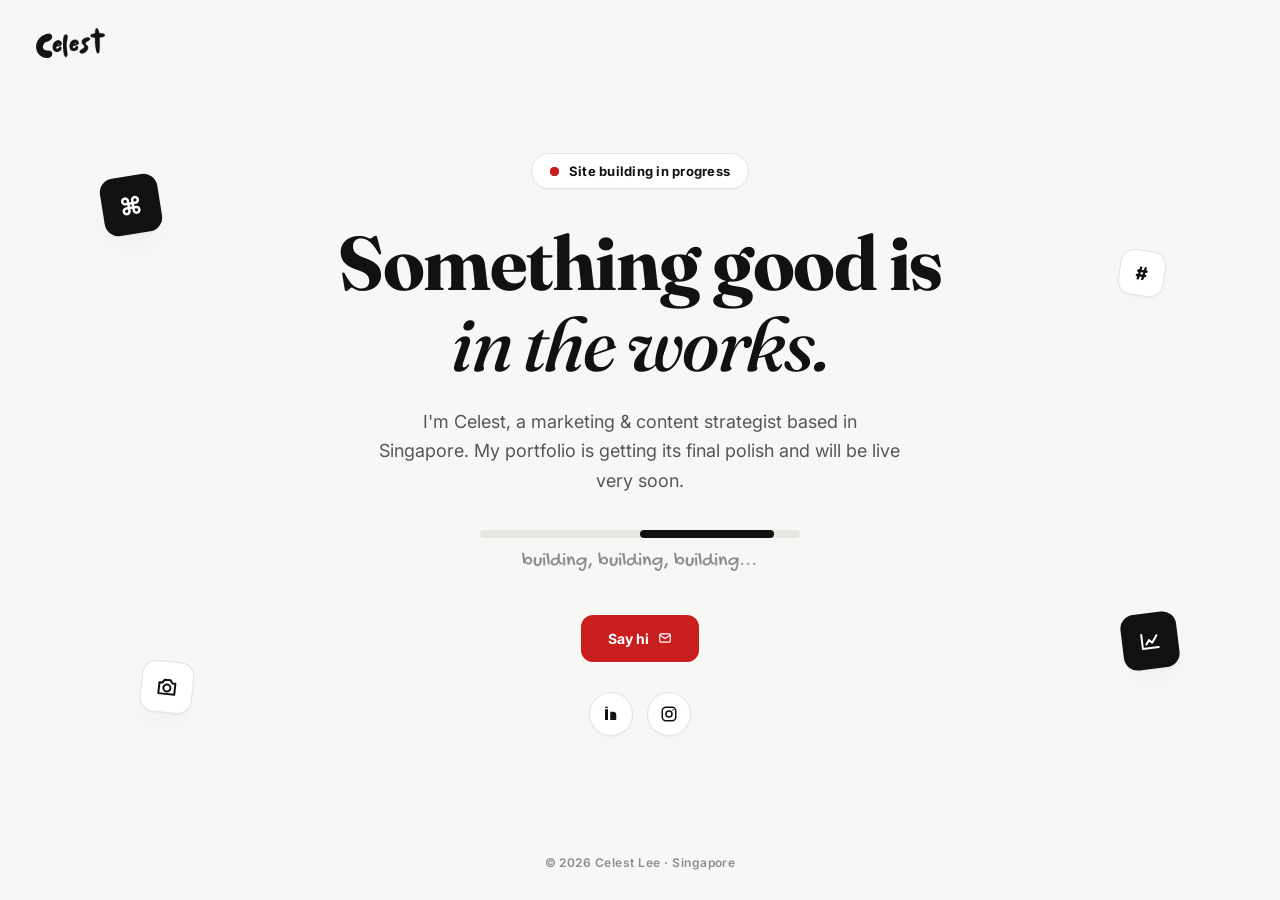
<file: index.html>
<!doctype html>
<html lang="en">
<head>
<meta charset="utf-8">
<meta name="viewport" content="width=device-width, initial-scale=1.0">
<title>Celest Lee | Portfolio coming soon</title>
<meta name="description" content="Celest Lee, marketing & content strategist based in Singapore. My portfolio is getting its final polish. Back very soon.">
<link rel="icon" href="assets/celest-logo-web.png">

<meta property="og:type" content="website">
<meta property="og:url" content="https://itscelestt.com">
<meta property="og:title" content="Celest Lee | Site building in progress">
<meta property="og:description" content="Marketing & content strategist based in Singapore. My portfolio is getting its final polish. Back very soon.">
<meta property="og:image" content="https://itscelestt.com/assets/og-image.png">
<meta property="og:image:width" content="1200">
<meta property="og:image:height" content="630">
<meta name="twitter:card" content="summary_large_image">
<meta name="twitter:image" content="https://itscelestt.com/assets/og-image.png">

<link rel="preconnect" href="https://fonts.googleapis.com">
<link rel="preconnect" href="https://fonts.gstatic.com" crossorigin>
<link href="https://fonts.googleapis.com/css2?family=Inter:wght@400;500;600;700;800&family=Fraunces:ital,opsz,wght@0,9..144,500;0,9..144,700;1,9..144,500&family=Gochi+Hand&display=swap" rel="stylesheet">
<style>
  :root {
    --cream: #f7f7f6;
    --paper: #ffffff;
    --ink: #111111;
    --muted: #55565c;
    --faint: #8c8d92;
    --line: #e3e3e1;
    --sand: #e6e6e3;
    --red: #c81e1e;
    --red-deep: #9e1717;
    --shadow-soft: 0 1px 2px rgba(17,17,17,.04), 0 16px 32px -18px rgba(17,17,17,.16);
  }
  * { box-sizing: border-box; }
  html, body { margin: 0; min-height: 100%; }
  body {
    font-family: "Inter", system-ui, sans-serif;
    background: var(--cream);
    color: var(--ink);
    -webkit-font-smoothing: antialiased;
    display: flex;
    flex-direction: column;
    min-height: 100vh;
    overflow-x: hidden;
  }
  a { color: inherit; text-decoration: none; }
  .hand { font-family: "Gochi Hand", cursive; }

  .top { padding: 28px 36px; }
  .top img { height: 30px; display: block; }

  main {
    flex: 1;
    display: flex;
    align-items: center;
    justify-content: center;
    padding: 30px 24px 60px;
    position: relative;
  }
  .stage { max-width: 640px; text-align: center; position: relative; z-index: 2; }

  .status-pill {
    display: inline-flex; align-items: center; gap: 10px;
    background: var(--paper); border: 1px solid var(--line); border-radius: 999px;
    padding: 9px 18px; font-size: 13px; font-weight: 700; letter-spacing: .02em;
    box-shadow: var(--shadow-soft); margin-bottom: 34px;
  }
  .dot { width: 9px; height: 9px; border-radius: 50%; background: var(--red); position: relative; }
  .dot::after {
    content: ''; position: absolute; inset: 0; border-radius: 50%; background: var(--red);
    animation: ping 1.8s cubic-bezier(0,0,.2,1) infinite;
  }
  @keyframes ping { 0% { transform: scale(1); opacity: .7; } 80%, 100% { transform: scale(3); opacity: 0; } }

  h1 {
    font-family: "Fraunces", serif; font-weight: 700;
    font-size: clamp(36px, 8vw, 76px); line-height: 1.06; letter-spacing: -0.02em;
    margin: 0 0 22px; text-wrap: balance;
  }
  h1 em { display: block; font-style: italic; font-weight: 500; }

  .sub { font-size: clamp(16px, 2.2vw, 18px); line-height: 1.65; color: var(--muted); max-width: 48ch; margin: 0 auto 34px; }

  .progress {
    width: min(320px, 80%); height: 8px; border-radius: 999px; background: var(--sand);
    margin: 0 auto 12px; overflow: hidden; position: relative;
  }
  .progress::before {
    content: ''; position: absolute; top: 0; bottom: 0; width: 42%; border-radius: 999px; background: var(--ink);
    animation: slide 2.2s cubic-bezier(.6,0,.4,1) infinite;
  }
  @keyframes slide { 0% { left: -45%; } 100% { left: 103%; } }
  .progress-note { font-size: 20px; color: var(--faint); margin-bottom: 42px; display: block; }

  .actions { display: flex; flex-wrap: wrap; gap: 12px; justify-content: center; margin-bottom: 30px; }
  .btn {
    display: inline-flex; align-items: center; gap: 9px; padding: 14px 26px; border-radius: 12px;
    font-size: 14px; font-weight: 700; border: 1px solid transparent; cursor: pointer;
    transition: transform .15s ease, background .15s ease, border-color .15s ease;
  }
  .btn:hover { transform: translateY(-2px); }
  .btn-red { background: var(--red); color: #fff; }
  .btn-red:hover { background: var(--red-deep); }
  .btn-sand { background: var(--sand); color: var(--ink); border-color: var(--sand); }
  .btn-sand:hover { border-color: var(--ink); }
  .icon { width: 1em; height: 1em; stroke: currentColor; fill: none; stroke-width: 2; stroke-linecap: round; stroke-linejoin: round; }

  .social { display: flex; gap: 14px; justify-content: center; }
  .social a {
    width: 44px; height: 44px; border-radius: 50%; border: 1px solid var(--line); background: var(--paper);
    display: flex; align-items: center; justify-content: center; box-shadow: var(--shadow-soft);
    transition: transform .15s ease, background .15s ease, color .15s ease;
  }
  .social a:hover { transform: translateY(-2px); background: var(--ink); color: var(--paper); }
  .social svg { width: 18px; height: 18px; }

  .sticker {
    position: absolute; z-index: 1; display: flex; align-items: center; justify-content: center;
    border-radius: 14px; box-shadow: var(--shadow-soft); font-weight: 800;
    animation: float 5s ease-in-out infinite;
  }
  .s-cmd { top: 12%; left: 8%; width: 58px; height: 58px; background: var(--ink); color: var(--paper); font-size: 24px; --r: -9deg; transform: rotate(-9deg); }
  .s-hash { top: 22%; right: 9%; width: 46px; height: 46px; background: var(--paper); border: 1px solid var(--line); font-size: 18px; --r: 8deg; transform: rotate(8deg); animation-delay: -1.5s; }
  .s-cam { bottom: 16%; left: 11%; width: 52px; height: 52px; background: var(--paper); border: 1px solid var(--line); --r: 6deg; transform: rotate(6deg); animation-delay: -3s; }
  .s-chart { bottom: 22%; right: 8%; width: 56px; height: 56px; background: var(--ink); color: var(--paper); --r: -7deg; transform: rotate(-7deg); animation-delay: -2s; }
  .sticker svg { width: 24px; height: 24px; }
  @keyframes float {
    0%, 100% { transform: translateY(0) rotate(var(--r, 0deg)); }
    50% { transform: translateY(-10px) rotate(calc(var(--r, 0deg) + 2deg)); }
  }

  footer { text-align: center; padding: 22px 24px 30px; font-size: 12px; color: var(--faint); font-weight: 600; letter-spacing: .04em; }

  @media (max-width: 720px) {
    .top { padding: 22px 22px; }
    .s-hash, .s-cam { display: none; }
    .s-cmd { top: 6px; left: auto; right: 22px; width: 40px; height: 40px; font-size: 18px; }
    .s-chart { bottom: 14px; right: 22px; width: 42px; height: 42px; }
    .s-chart svg { width: 20px; height: 20px; }
  }
  @media (prefers-reduced-motion: reduce) {
    .sticker, .dot::after, .progress::before { animation: none; }
    .progress::before { left: 0; width: 60%; }
  }
</style>
</head>
<body>

<div class="top">
  <img src="assets/celest-logo-web.png" alt="Celest">
</div>

<main>
  <div class="sticker s-cmd">⌘</div>
  <div class="sticker s-hash">#</div>
  <div class="sticker s-cam"><svg class="icon" viewBox="0 0 24 24"><path d="M4 8h3l2-3h6l2 3h3v11H4Z"/><circle cx="12" cy="13" r="3.5"/></svg></div>
  <div class="sticker s-chart"><svg class="icon" viewBox="0 0 24 24"><path d="M4 19V5M4 19h16"/><path d="M8 15l3-4 3 3 5-7"/></svg></div>

  <div class="stage">
    <div class="status-pill"><span class="dot"></span>Site building in progress</div>
    <h1>Something good is<em>in the works.</em></h1>
    <p class="sub">I'm Celest, a marketing &amp; content strategist based in Singapore. My portfolio is getting its final polish and will be live very soon.</p>

    <div class="progress" role="img" aria-label="Site loading"></div>
    <span class="hand progress-note">building, building, building...</span>

    <div class="actions">
      <a href="mailto:celestleesl@gmail.com" class="btn btn-red">Say hi
        <svg class="icon" viewBox="0 0 24 24"><rect x="3" y="5" width="18" height="14" rx="2"/><path d="m3 7 9 6 9-6"/></svg>
      </a>
    </div>

    <div class="social">
      <a href="https://www.linkedin.com/in/celestleesl" target="_blank" rel="noopener" aria-label="LinkedIn">
        <svg viewBox="0 0 24 24" fill="currentColor" stroke="none"><path d="M4 4h4v16H4zM4 4a2 2 0 1 0 4 0a2 2 0 1 0-4 0M11 9h4v11h-4zM11 13c0-2 2-4 4-4c2.5 0 4 1.5 4 4v7h-4v-6c0-1-.5-2-1.5-2S12 12 11 13Z"/></svg>
      </a>
      <a href="https://instagram.com/two.hungryhumans" target="_blank" rel="noopener" aria-label="Instagram">
        <svg viewBox="0 0 24 24" fill="none" stroke="currentColor" stroke-width="2"><rect x="3" y="3" width="18" height="18" rx="5"/><circle cx="12" cy="12" r="4"/><circle cx="17.5" cy="6.5" r="1" fill="currentColor" stroke="none"/></svg>
      </a>
    </div>
  </div>
</main>

<footer>© 2026 Celest Lee · Singapore</footer>

</body>
</html>
</file>
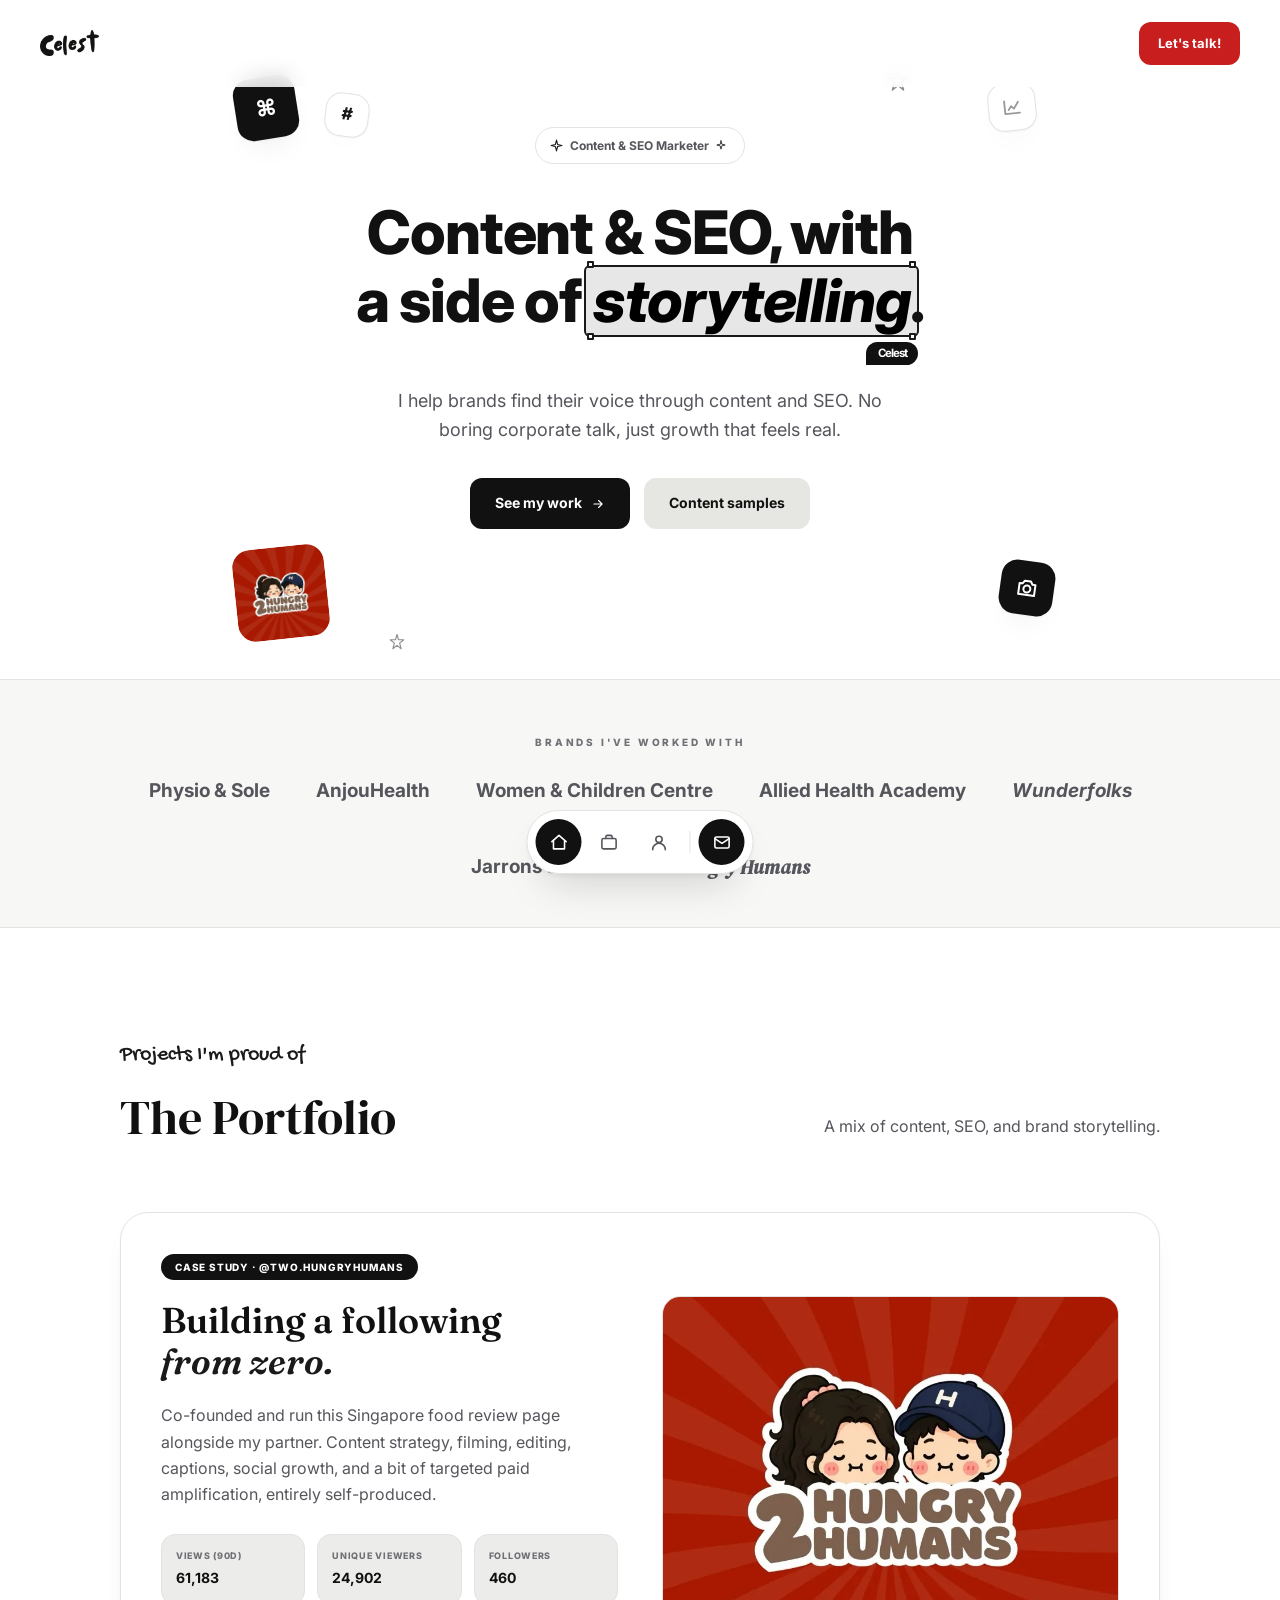
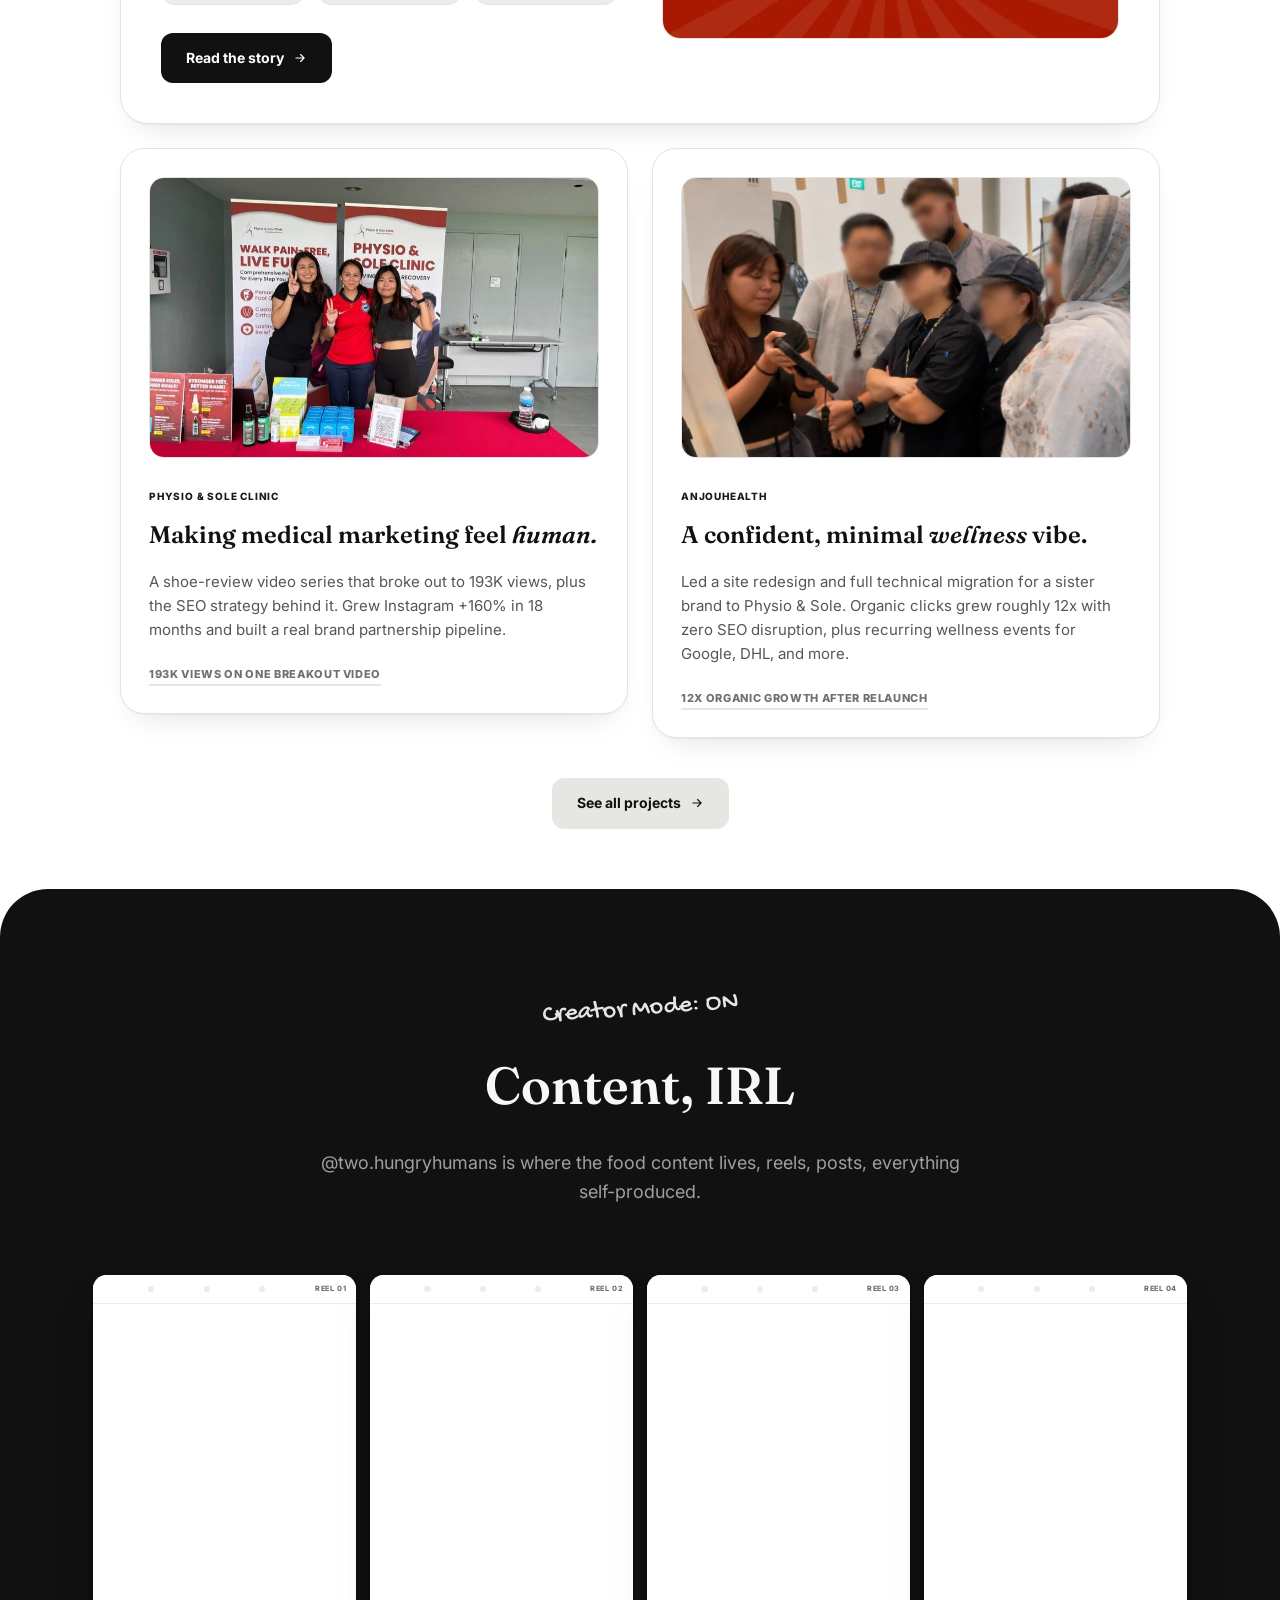
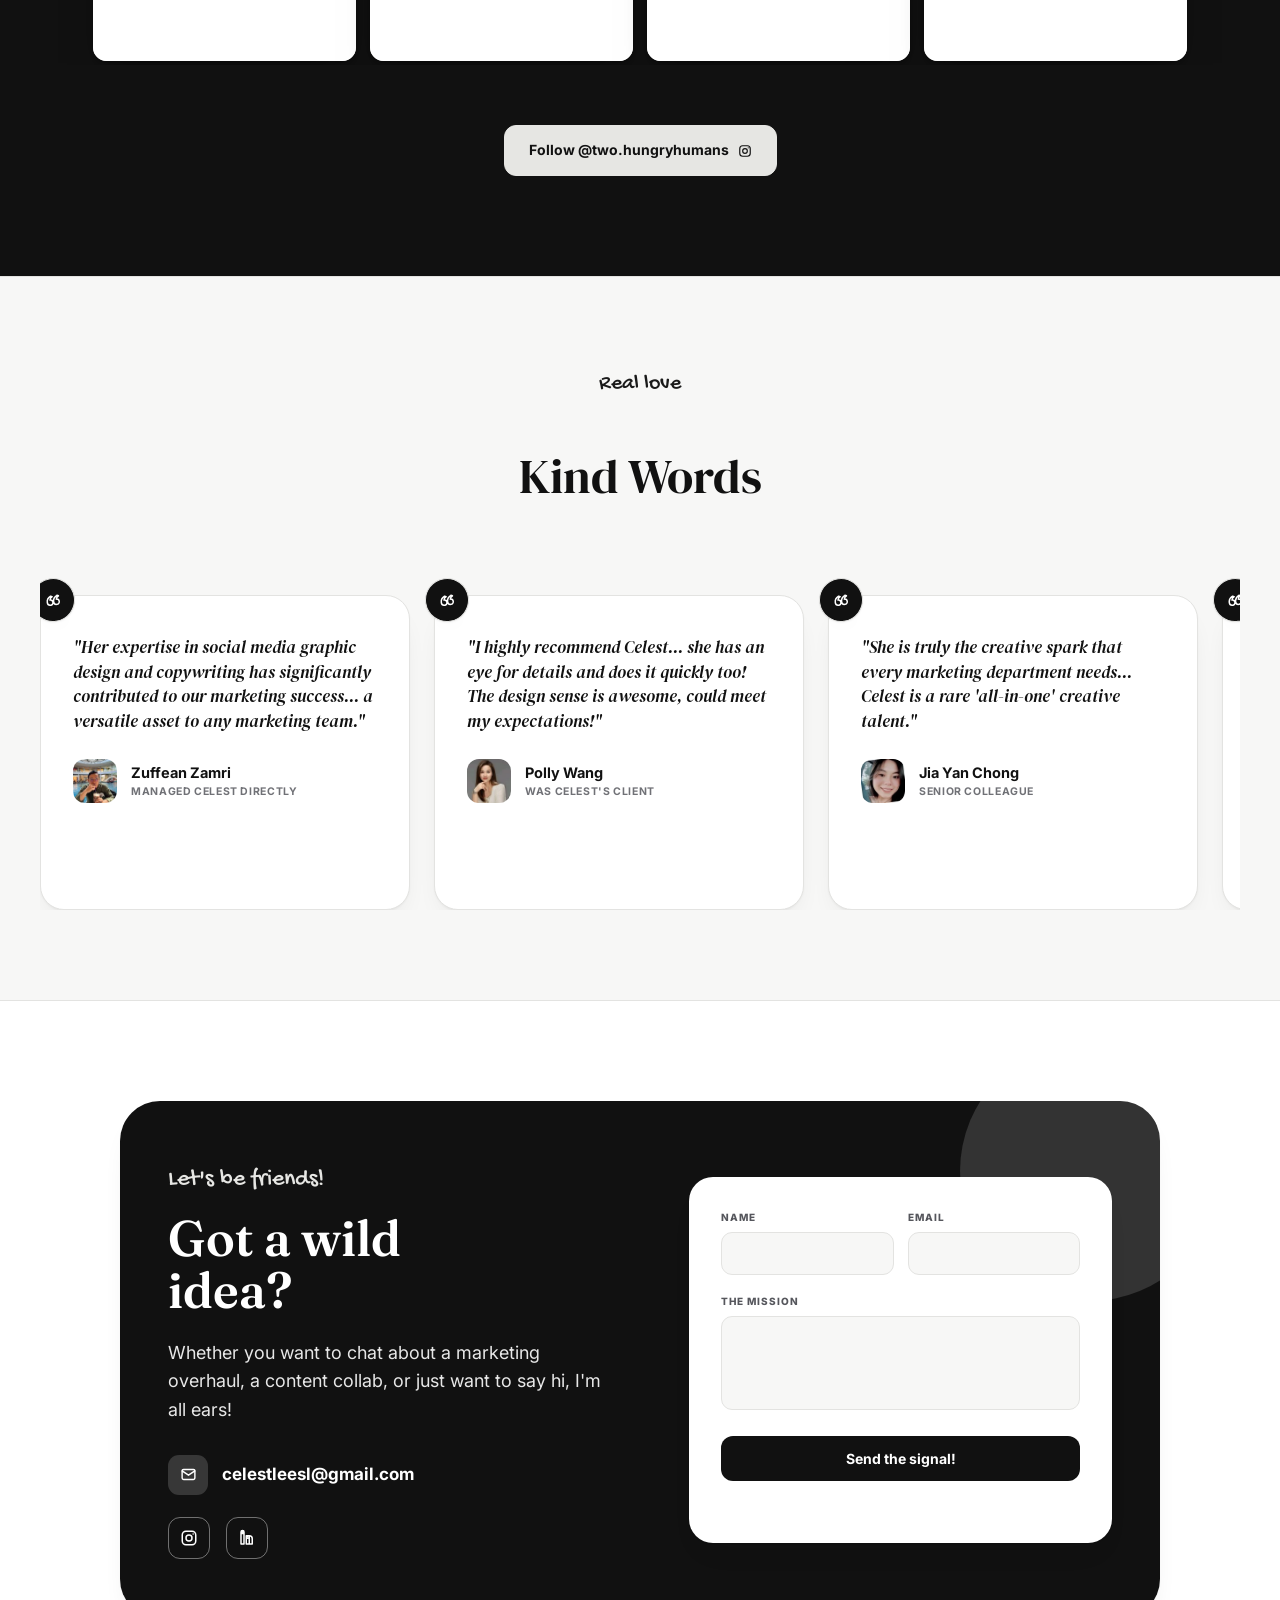
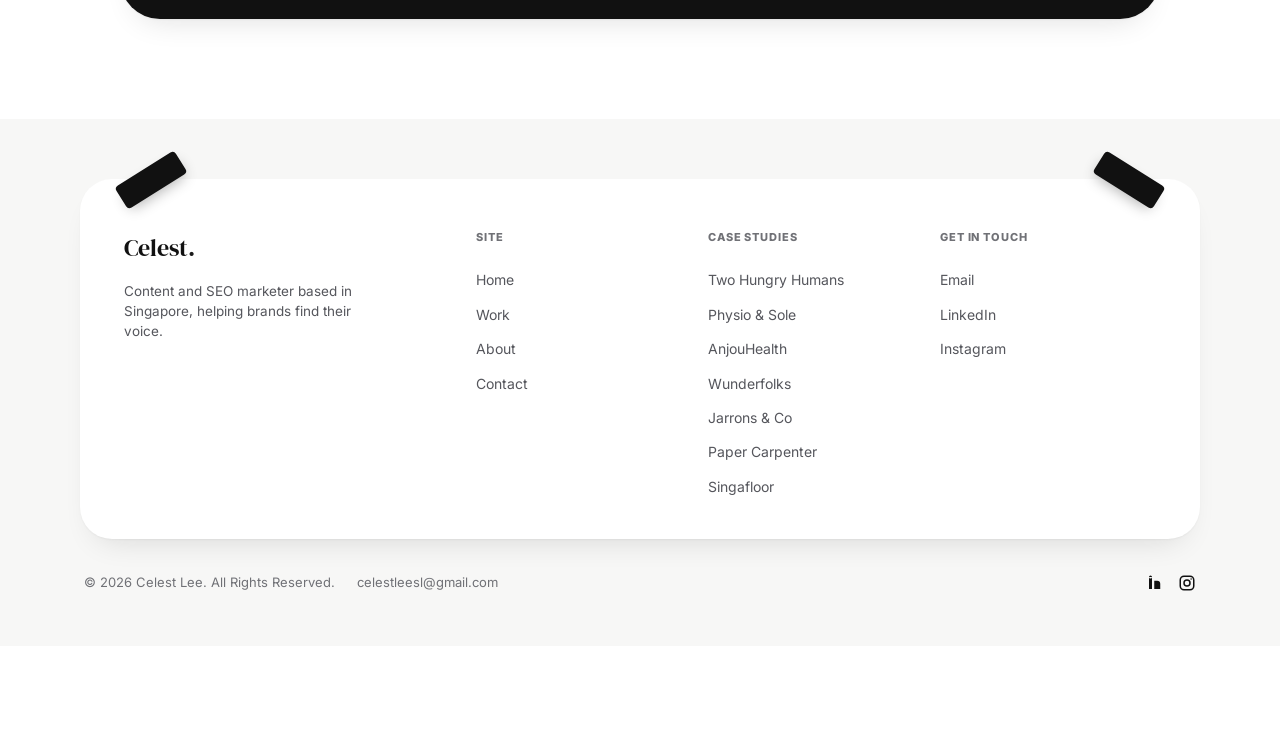
<file: site.html>
<!doctype html>
<html lang="en">
<head>
<meta charset="utf-8">
<meta name="viewport" content="width=device-width, initial-scale=1.0">
<title>Celest Lee | Content &amp; SEO Marketer</title>
<meta name="description" content="Celest Lee, Content &amp; SEO Marketer based in Singapore. Physio &amp; Sole, Anjou Health, WACC, and co-founder of @two.hungryhumans.">
<link rel="canonical" href="https://itscelestt.com/site.html">
<link rel="icon" href="assets/celest-logo-web.png">

<meta property="og:type" content="website">
<meta property="og:url" content="https://itscelestt.com/site.html">
<meta property="og:title" content="Celest Lee | Content &amp; SEO Marketer">
<meta property="og:description" content="Celest Lee, Content &amp; SEO Marketer based in Singapore. Physio &amp; Sole, Anjou Health, WACC, and co-founder of @two.hungryhumans.">
<meta property="og:image" content="https://itscelestt.com/assets/og-image.png">
<meta property="og:image:width" content="1200">
<meta property="og:image:height" content="630">
<meta name="twitter:card" content="summary_large_image">
<meta name="twitter:title" content="Celest Lee | Content &amp; SEO Marketer">
<meta name="twitter:description" content="Celest Lee, Content &amp; SEO Marketer based in Singapore. Physio &amp; Sole, Anjou Health, WACC, and co-founder of @two.hungryhumans.">
<meta name="twitter:image" content="https://itscelestt.com/assets/og-image.png">

<link rel="preconnect" href="https://fonts.googleapis.com">
<link rel="preconnect" href="https://fonts.gstatic.com" crossorigin>
<link href="https://fonts.googleapis.com/css2?family=Inter:wght@400;500;600;700;800&family=DM+Serif+Display:ital@0;1&family=Fraunces:opsz,wght@9..144,500;9..144,600&family=Gochi+Hand&display=swap" rel="stylesheet">
<style>
  :root {
    --cream: #f7f7f6;
    --paper: #ffffff;
    --card: #ececea;
    --ink: #111111;
    --muted: #55565c;
    --faint: #707176;
    --line: #e3e3e1;
    --clay: #1a1a1a;
    --clay-deep: #000000;
    --sand: #e6e6e3;
    --sage: #9a9a9a;
    --shadow-color: #111111;
    --shadow-soft: 0 1px 2px rgba(17,17,17,.04), 0 16px 32px -18px rgba(17,17,17,.16);
    --shadow-soft-hover: 0 2px 4px rgba(17,17,17,.05), 0 22px 40px -18px rgba(17,17,17,.22);
  }
  * { box-sizing: border-box; }
  html { scroll-behavior: smooth; }
  body {
    margin: 0; background: var(--paper); color: var(--ink);
    font-family: "Inter", ui-sans-serif, system-ui, sans-serif;
    font-size: 16px; line-height: 1.6; -webkit-font-smoothing: antialiased; overflow-x: hidden;
  }
  h1, h2, h3, .editorial { font-family: "DM Serif Display", ui-serif, Georgia, serif; font-weight: 400; margin: 0; text-wrap: balance; }
  .hand { font-family: "Gochi Hand", cursive; }
  a { color: inherit; text-decoration: none; }
  img { max-width: 100%; display: block; }
  section { padding: 0 40px; }
  .wrap { max-width: 1040px; margin: 0 auto; }
  .wrap-wide { max-width: 1450px; }
  .page { display: none; }
  .page.active { display: block; }

  .scribble { position: relative; display: inline-block; }
  .scribble::after {
    content: ''; position: absolute; bottom: -2px; left: 0; width: 100%; height: 7px;
    background-image: url("data:image/svg+xml,%3Csvg xmlns='http://www.w3.org/2000/svg' width='100' height='8' viewBox='0 0 100 8'%3E%3Cpath d='M1 5.5C20 2 40 8 60 4.5C80 1 95 6 99 3' stroke='%23a3735c' stroke-width='2' fill='none' stroke-linecap='round'/%3E%3C/svg%3E");
    background-size: 100% 100%; z-index: -1;
  }
  @keyframes highlight-float {
    0%, 100% { transform: translateY(0) rotate(0deg); }
    50% { transform: translateY(-5px) rotate(-0.8deg); }
  }
  .highlight { position: relative; display: inline-block; color: var(--clay-deep); font-style: italic; animation: highlight-float 3.6s ease-in-out infinite; }
  @media (prefers-reduced-motion: reduce) { .highlight { animation: none; } }
  .highlight::before {
    content: ''; position: absolute; inset: -.03em -.14em; border: 2px solid var(--clay); border-radius: 6px;
    background: color-mix(in srgb, var(--clay) 10%, transparent); z-index: -1;
  }
  .highlight .handle { position: absolute; width: 7px; height: 7px; background: var(--paper); border: 2px solid var(--clay); border-radius: 1px; }
  .highlight .handle.tl { top: -5px; left: -6px; } .highlight .handle.tr { top: -5px; right: -6px; }
  .highlight .handle.bl { bottom: -5px; left: -6px; } .highlight .handle.br { bottom: -5px; right: -6px; }
  .highlight-tag {
    position: absolute; bottom: -30px; right: -8px; background: var(--ink); color: var(--paper);
    font-family: "Inter", sans-serif; font-style: normal; font-size: 11.5px; font-weight: 700;
    padding: 5px 12px; border-radius: 999px 999px 999px 3px; white-space: nowrap;
  }

  @keyframes floaty {
    0%, 100% { transform: translate(0,0) rotate(var(--r,0deg)); }
    50% { transform: translate(0,-9px) rotate(calc(var(--r,0deg) + 2deg)); }
  }
  .floaty { animation: floaty 4s ease-in-out infinite; }
  @media (prefers-reduced-motion: reduce) { .floaty, .marquee-track { animation: none !important; } }

  /* ---------- scroll reveal ---------- */
  .reveal { opacity: 0; transform: translateY(28px); transition: opacity .7s cubic-bezier(.2,.7,.3,1), transform .7s cubic-bezier(.2,.7,.3,1); }
  .reveal.visible { opacity: 1; transform: translateY(0); }
  .reveal-stagger.visible .reveal-child:nth-child(1) { transition-delay: 0s; }
  .reveal-stagger.visible .reveal-child:nth-child(2) { transition-delay: .08s; }
  .reveal-stagger.visible .reveal-child:nth-child(3) { transition-delay: .16s; }
  .reveal-stagger.visible .reveal-child:nth-child(4) { transition-delay: .24s; }
  @media (prefers-reduced-motion: reduce) { .reveal { opacity: 1; transform: none; transition: none; } }

  /* ---------- custom cursor ---------- */
  body {
    cursor: url('data:image/svg+xml;utf8,<svg xmlns="http://www.w3.org/2000/svg" width="30" height="30" viewBox="0 0 30 30"><path d="M6 3 L6 24 L11.5 19 L15 26.5 L18.5 25 L15 17.5 L22 17.5 Z" fill="%23111111" stroke="white" stroke-width="2.5" stroke-linejoin="round"/></svg>') 6 3, auto;
  }
  a, button, .interest-card, input, textarea, .dock-nav a {
    cursor: url('data:image/svg+xml;utf8,<svg xmlns="http://www.w3.org/2000/svg" width="30" height="30" viewBox="0 0 30 30"><circle cx="15" cy="15" r="7" fill="none" stroke="%23111111" stroke-width="2.5"/><circle cx="15" cy="15" r="2" fill="%23111111"/></svg>') 15 15, pointer;
  }

  .pop {
    border: 1px solid var(--line); box-shadow: var(--shadow-soft); background: var(--paper);
    transition: transform .18s ease, box-shadow .18s ease;
  }
  .pop:hover { transform: translateY(-4px); box-shadow: var(--shadow-soft-hover); }

  .btn {
    display: inline-flex; align-items: center; gap: 9px; padding: 13px 24px; border-radius: 12px;
    font-size: 14px; font-weight: 700; letter-spacing: 0; cursor: pointer;
    transition: transform .15s ease, box-shadow .15s ease, background .15s ease, border-color .15s ease;
    font-family: inherit; border: 1px solid transparent;
  }
  .btn-ink { background: var(--ink); color: var(--paper); }
  .btn-ink:hover { background: var(--clay-deep); transform: translateY(-2px); }
  .btn-sand { background: var(--sand); color: var(--ink); border-color: var(--sand); }
  .btn-sand:hover { border-color: var(--clay); transform: translateY(-2px); }
  .btn-red { background: #c81e1e; color: var(--paper); }
  .btn-red:hover { background: #9e1717; transform: translateY(-2px); }

  .icon { width: 1em; height: 1em; stroke: currentColor; fill: none; stroke-width: 2; stroke-linecap: round; stroke-linejoin: round; vertical-align: -0.15em; }

  /* ---------- topbar ---------- */
  .topbar {
    display: flex; align-items: center; justify-content: space-between; padding: 22px 40px;
    position: sticky; top: 0; z-index: 40;
    background: color-mix(in srgb, var(--paper) 82%, transparent); backdrop-filter: blur(10px);
  }
  .topbar-logo-link { display: inline-flex; align-items: center; }
  .topbar-logo img { height: 26px; width: auto; display: block; }
  .topbar-actions { display: flex; align-items: center; gap: 10px; }
  .topbar-actions .btn { padding: 10px 18px; font-size: 13px; }

  /* ---------- floating dock nav ---------- */
  .dock-nav {
    position: fixed; left: 50%; bottom: 26px; transform: translateX(-50%); z-index: 60;
    display: flex; align-items: center; gap: 4px; padding: 8px; border-radius: 999px;
    background: var(--paper); border: 1px solid var(--line); box-shadow: var(--shadow-soft-hover);
  }
  .dock-nav a {
    width: 46px; height: 46px; border-radius: 999px; display: flex; align-items: center; justify-content: center;
    color: var(--muted); transition: all .15s ease; position: relative;
  }
  .dock-nav a svg { width: 19px; height: 19px; }
  .dock-nav a:hover { background: var(--card); color: var(--ink); }
  .dock-nav a.current { background: var(--ink); color: var(--paper); }
  .dock-nav .dock-sep { width: 1px; height: 22px; background: var(--line); margin: 0 4px; flex: none; }
  .dock-msg { border-radius: 999px !important; }
  body { padding-bottom: 96px; }

  @media (max-width: 620px) {
    .topbar { padding: 18px 20px; }
    .dock-nav { bottom: 16px; padding: 6px; }
    .dock-nav a { width: 42px; height: 42px; }
  }

  /* ---------- hero ---------- */
  .hero { padding: 40px 40px 150px; max-width: 900px; margin: 0 auto; position: relative; overflow: visible; text-align: center; }
  .sticker { position: absolute; pointer-events: none; }
  .sticker-tile {
    width: 62px; height: 62px; border-radius: 16px; display: flex; align-items: center; justify-content: center;
    font-family: "Inter", sans-serif; font-weight: 800; font-size: 22px; box-shadow: var(--shadow-soft);
  }
  .sticker-cmd { top: -10px; left: 5%; background: var(--ink); color: var(--paper); transform: rotate(-9deg); }
  .sticker-hash { top: 6px; left: 15%; width: 44px; height: 44px; background: var(--paper); border: 1px solid var(--line); color: var(--clay); font-size: 17px; transform: rotate(7deg); }
  .sticker-mascot { bottom: 40px; left: 5%; width: 92px; transform: rotate(-6deg); filter: drop-shadow(var(--shadow-soft)); }
  .sticker-star { color: var(--faint); opacity: .8; }
  .sticker-star-1 { top: -18px; right: 20%; width: 24px; }
  .sticker-star-2 { bottom: 28px; left: 22%; width: 18px; }
  .sticker-camera { bottom: 64px; right: 4%; width: 54px; height: 54px; background: var(--ink); color: var(--paper); transform: rotate(8deg); }
  .sticker-chart { top: -4px; right: 6%; width: 48px; height: 48px; background: var(--paper); border: 1px solid var(--line); color: var(--sage); transform: rotate(-6deg); }
  @media (max-width: 760px) { .sticker { display: none; } }

  .hero-tag {
    display: inline-flex; align-items: center; gap: 7px; font-size: 12px; font-weight: 700;
    color: var(--muted); border: 1px solid var(--line); background: var(--paper);
    border-radius: 999px; padding: 8px 18px 8px 14px; margin: 0 0 34px; position: relative;
  }
  .hero-tag .spark { color: var(--clay); }
  .hero h1 {
    font-family: "Inter", sans-serif; font-weight: 800; letter-spacing: -0.02em;
    font-size: clamp(36px, 5.6vw, 60px); line-height: 1.14; max-width: 15ch; margin: 0 auto 52px;
  }
  .hero-sub { font-size: 18px; color: var(--muted); max-width: 46ch; margin: 0 auto 34px; }
  .hero-cta { display: flex; gap: 14px; flex-wrap: wrap; justify-content: center; }

  /* ---------- brand band ---------- */
  .brands { padding: 44px 40px; border-top: 1px solid var(--line); border-bottom: 1px solid var(--line); background: var(--cream); }
  .brands-label { text-align: center; font-size: 10px; font-weight: 800; letter-spacing: .28em; text-transform: uppercase; color: var(--faint); margin-bottom: 26px; }
  .brands-row { display: flex; flex-wrap: wrap; justify-content: center; gap: 46px; font-size: 19px; font-weight: 700; color: var(--muted); }

  /* ---------- section headers ---------- */
  .sec-head { display: flex; justify-content: space-between; align-items: flex-end; gap: 30px; flex-wrap: wrap; margin-bottom: 56px; }
  .sec-head.center { justify-content: center; text-align: center; flex-direction: column; align-items: center; }
  .sec-eyebrow { color: var(--clay); font-size: 22px; margin-bottom: 6px; }
  .sec-title { font-size: clamp(32px, 4.4vw, 48px); }
  .sec-note { color: var(--muted); font-size: 16px; max-width: 34ch; }

  /* ---------- work ---------- */
  .work { padding-top: 100px; padding-bottom: 100px; }
  .case-grid { display: grid; grid-template-columns: repeat(2, 1fr); gap: 24px; }
  .case-grid.four { grid-template-columns: repeat(2, 1fr); }
  .case-feature { grid-column: 1 / -1; border-radius: 28px; padding: 40px; }
  .case-feature-grid { display: grid; grid-template-columns: 1fr 1fr; gap: 44px; align-items: center; }
  .case-tag { display: inline-block; padding: 5px 14px; background: var(--ink); color: var(--paper); border-radius: 999px; font-size: 10px; font-weight: 800; text-transform: uppercase; letter-spacing: .08em; margin-bottom: 20px; }
  .case-feature h3 { font-size: clamp(26px, 3.2vw, 36px); margin-bottom: 20px; line-height: 1.15; font-family: "Fraunces", serif; font-weight: 600; }
  .case-feature p { color: var(--muted); font-size: 16px; line-height: 1.65; margin-bottom: 26px; }
  .stat-row { display: grid; grid-template-columns: repeat(3,1fr); gap: 12px; margin-bottom: 28px; }
  .stat { border: 1px solid var(--line); border-radius: 14px; padding: 14px; background: var(--card); }
  .stat-label { font-size: 9px; font-weight: 800; text-transform: uppercase; letter-spacing: .08em; color: var(--faint); margin-bottom: 4px; }
  .stat-value { font-size: 14px; font-weight: 700; }
  .case-media {
    aspect-ratio: 4/3; border-radius: 18px; border: 1px solid var(--line); overflow: hidden;
    display: flex; align-items: center; justify-content: center; text-align: center;
  }
  .case-media img { width: 100%; height: 100%; object-fit: cover; }
  .case-media.tinted { padding: 20px; background: linear-gradient(135deg, #2a2a2a, #050505); }
  .case-media.tinted span { color: rgba(255,255,255,.92); font-family: "DM Serif Display", serif; font-style: italic; font-size: 26px; }
  .case-card { border-radius: 24px; padding: 28px; }
  .case-media-sm { aspect-ratio: 16/10; border-radius: 15px; border: 1px solid var(--line); overflow: hidden; margin-bottom: 24px; display: flex; align-items: center; justify-content: center; text-align: center; }
  .case-media-sm img { width: 100%; height: 100%; object-fit: cover; }
  .case-media-sm.tinted { padding: 16px; }
  .case-media-sm.tinted span { color: rgba(255,255,255,.92); font-family: "DM Serif Display", serif; font-style: italic; font-size: 21px; }
  .m-sage { background: linear-gradient(135deg, #6b6c6e, #3a3a3c); }
  .m-sand { background: linear-gradient(135deg, #2a2a2a, #050505); }
  .case-card .case-tag { background: none; color: var(--clay); border: none; padding: 0; margin-bottom: 12px; }
  .case-card h3 { font-size: 24px; margin-bottom: 14px; font-family: "Fraunces", serif; font-weight: 600; }
  .case-card p { color: var(--muted); font-size: 15px; line-height: 1.6; margin-bottom: 18px; }
  .case-status { font-size: 11px; font-weight: 800; text-transform: uppercase; letter-spacing: .06em; color: var(--faint); border-bottom: 2px solid var(--sand); padding-bottom: 3px; }
  .case-card-link { display: block; }
  @media (max-width: 860px) { .case-grid, .case-grid.four, .case-feature-grid { grid-template-columns: 1fr; } .case-media { order: -1; } }

  /* ---------- case detail page ---------- */
  .case-detail { padding-top: 56px; padding-bottom: 60px; }
  .back-link { display: inline-flex; align-items: center; gap: 8px; font-size: 12px; font-weight: 800; text-transform: uppercase; letter-spacing: .08em; color: var(--muted); margin-bottom: 36px; }
  .back-link:hover { color: var(--clay); }
  .case-detail-hero { aspect-ratio: 21/9; border-radius: 24px; border: 1px solid var(--line); overflow: hidden; margin-bottom: 40px; box-shadow: var(--shadow-soft); }
  .case-detail-hero img { width: 100%; height: 100%; object-fit: cover; }
  .case-detail-hero.tinted { display: flex; align-items: center; justify-content: center; }
  .case-detail-hero.tinted span { color: rgba(255,255,255,.92); font-family: "DM Serif Display", serif; font-style: italic; font-size: 34px; }
  .case-detail h1 { font-family: "Fraunces", serif; font-weight: 600; font-size: clamp(30px, 4.6vw, 46px); margin-bottom: 0; max-width: 20ch; }
  .case-meta-row { display: flex; align-items: center; gap: 14px; flex-wrap: wrap; margin-bottom: 18px; }
  .case-status-pill {
    display: inline-flex; align-items: center; gap: 6px; font-size: 10.5px; font-weight: 800; text-transform: uppercase;
    letter-spacing: .06em; color: var(--faint); border: 1px solid var(--line); border-radius: 999px; padding: 5px 12px 5px 10px;
  }
  .case-status-pill .dot { width: 6px; height: 6px; border-radius: 50%; background: var(--faint); flex: none; }
  .case-status-pill.live .dot { background: #4caf6a; }
  .case-detail-layout { display: grid; grid-template-columns: 1fr 260px; gap: 64px; align-items: start; margin-top: 36px; }
  .case-detail-body { max-width: 68ch; color: var(--muted); font-size: 17px; line-height: 1.7; }
  .case-detail-body p { margin: 0 0 18px; }
  .case-detail-body ul { margin: 0 0 18px; padding-left: 22px; }
  .case-detail-body li { margin-bottom: 10px; }
  .case-section-title { font-family: "Fraunces", serif; font-weight: 600; color: var(--ink); font-size: clamp(19px, 2.2vw, 23px); margin: 42px 0 14px; }
  .case-section-title:first-child { margin-top: 0; }
  .case-proof-box { background: var(--card); border-radius: 20px; padding: 28px 28px 6px; margin: 8px 0 32px; }
  .case-proof-box .case-section-title { margin-top: 0; }
  .case-proof-box .stat { background: var(--paper); }
  .chart-block { margin: 22px 0 30px; }
  .chart-title { font-size: 11px; font-weight: 800; text-transform: uppercase; letter-spacing: .07em; color: var(--faint); margin-bottom: 16px; }
  .chart-bars { display: flex; flex-direction: column; gap: 13px; }
  .chart-bar-row { display: grid; grid-template-columns: 84px 1fr 48px; align-items: center; gap: 12px; }
  .chart-bar-label { font-size: 13px; font-weight: 700; color: var(--ink); }
  .chart-bar-track { height: 10px; border-radius: 999px; background: var(--card); overflow: hidden; }
  .chart-bar-fill { height: 100%; width: 0%; border-radius: 999px; background: var(--clay); transition: width 1s cubic-bezier(.2,.7,.3,1); }
  .chart-bar-fill.alt { background: var(--sage); }
  .chart-bar-value { font-size: 12.5px; font-weight: 700; color: var(--muted); text-align: right; font-variant-numeric: tabular-nums; }
  .case-sidebar { display: flex; flex-direction: column; gap: 26px; position: sticky; top: 100px; }
  .case-sidebar-block { border-top: 1px solid var(--line); padding-top: 16px; }
  .case-sidebar-label { font-size: 10px; font-weight: 800; text-transform: uppercase; letter-spacing: .08em; color: var(--faint); margin-bottom: 12px; }
  .case-sidebar-value { font-size: 14.5px; font-weight: 700; }
  .case-role-tags { display: flex; flex-wrap: wrap; gap: 8px; }
  .case-role-tag { border: 1px solid var(--line); border-radius: 999px; padding: 6px 13px; font-size: 12px; font-weight: 700; }
  .case-next {
    border-top: 1px solid var(--line); margin-top: 70px; padding-top: 34px; display: flex; align-items: center;
    justify-content: space-between; gap: 20px; flex-wrap: wrap;
  }
  .case-next-label { font-size: 11px; font-weight: 800; text-transform: uppercase; letter-spacing: .08em; color: var(--faint); margin-bottom: 8px; }
  .case-next-title { font-family: "Fraunces", serif; font-weight: 600; font-size: clamp(22px, 3vw, 30px); }
  .case-next-link { display: flex; align-items: center; gap: 18px; }
  .case-next-arrow {
    width: 48px; height: 48px; border-radius: 50%; border: 1px solid var(--line); display: flex; align-items: center;
    justify-content: center; flex: none; transition: all .15s ease;
  }
  .case-next-link:hover .case-next-arrow { background: var(--ink); color: var(--paper); border-color: var(--ink); }
  @media (max-width: 820px) { .case-detail-layout { grid-template-columns: 1fr; gap: 34px; } .case-sidebar { position: static; flex-direction: row; flex-wrap: wrap; } .case-sidebar-block { flex: 1 1 200px; } }
  .case-gallery-label { font-size: 10px; font-weight: 800; text-transform: uppercase; letter-spacing: .08em; color: var(--faint); margin: 56px 0 20px; }
  .case-gallery { display: grid; grid-template-columns: repeat(3, 1fr); gap: 16px; }
  .case-gallery-item { aspect-ratio: 1; border-radius: 16px; overflow: hidden; border: 1px solid var(--line); }
  .case-gallery-item img { width: 100%; height: 100%; object-fit: cover; transition: transform .4s ease; }
  .case-gallery-item:hover img { transform: scale(1.04); }
  @media (max-width: 620px) { .case-gallery { grid-template-columns: repeat(2, 1fr); } }

  /* ---------- editorial case-study template v2 ---------- */
  .case-meta-strip { display: grid; grid-template-columns: 1.3fr 1fr 1fr; gap: 40px; padding: 30px 0; border-top: 1px solid var(--line); border-bottom: 1px solid var(--line); margin: 44px 0 60px; }
  .case-meta-strip .case-vision-label { font-size: 10px; font-weight: 800; text-transform: uppercase; letter-spacing: .08em; color: var(--faint); margin-bottom: 10px; }
  .case-vision-text { font-size: 15px; color: var(--ink); line-height: 1.5; font-weight: 500; }
  .case-h1-v2 { font-family: "Fraunces", serif; font-weight: 500; font-size: clamp(44px, 6.6vw, 78px); line-height: 1.04; margin: 0; }
  .case-h1-v2 em { font-style: italic; color: var(--clay); font-weight: 400; display: block; }
  .case-pullquote { font-family: "Fraunces", serif; font-style: italic; font-weight: 500; font-size: clamp(21px, 2.4vw, 27px); line-height: 1.4; color: var(--ink); margin: 0 0 22px; max-width: 32ch; }

  .case-band { border-radius: 36px; padding: 60px 50px; margin: 50px 0; }
  .case-band.dark { background: var(--ink); color: var(--cream); }
  .case-band.light { background: var(--cream); }
  .case-band-eyebrow { font-size: 10.5px; font-weight: 800; text-transform: uppercase; letter-spacing: .1em; color: var(--faint); margin-bottom: 16px; }
  .case-band.dark .case-band-eyebrow { color: color-mix(in srgb, var(--cream) 55%, transparent); }
  .case-band-title { font-family: "Fraunces", serif; font-weight: 500; font-size: clamp(30px, 4vw, 44px); margin-bottom: 18px; max-width: 15ch; line-height: 1.1; }
  .case-band-body { font-size: 15.5px; line-height: 1.65; color: var(--muted); max-width: 46ch; }
  .case-band.dark .case-band-body { color: color-mix(in srgb, var(--cream) 68%, transparent); }
  .case-band-grid { display: grid; grid-template-columns: 1fr 1fr; gap: 46px; align-items: center; }
  @media (max-width: 820px) { .case-band { padding: 44px 28px; } .case-band-grid { grid-template-columns: 1fr; } }

  .case-challenge-list { display: flex; flex-direction: column; gap: 12px; }
  .case-challenge-item { display: flex; align-items: center; gap: 16px; background: rgba(255,255,255,.06); border-radius: 16px; padding: 16px 20px; }
  .case-band.light .case-challenge-item { background: var(--paper); border: 1px solid var(--line); }
  .case-challenge-num {
    width: 30px; height: 30px; border-radius: 50%; background: rgba(255,255,255,.12); display: flex; align-items: center;
    justify-content: center; font-family: "Fraunces", serif; font-style: italic; font-size: 14px; flex: none;
  }
  .case-band.light .case-challenge-num { background: var(--card); color: var(--ink); }
  .case-challenge-text { font-size: 14px; font-weight: 600; }

  .case-impact-numbers { display: flex; gap: 44px; flex-wrap: wrap; margin: 22px 0 34px; }
  .case-impact-value { font-family: "Fraunces", serif; font-weight: 600; font-size: clamp(34px, 4.6vw, 50px); line-height: 1; color: var(--ink); }
  .case-impact-label { font-size: 10.5px; font-weight: 800; text-transform: uppercase; letter-spacing: .07em; color: var(--faint); margin-top: 8px; }

  .case-pillars-grid { display: grid; grid-template-columns: repeat(3, 1fr); gap: 26px; margin-top: 8px; }
  .case-pillar { border-top: 2px solid var(--ink); padding-top: 16px; }
  .case-pillar-title { font-family: "Fraunces", serif; font-size: 19px; margin-bottom: 8px; font-weight: 500; }
  .case-pillar-desc { font-size: 14px; color: var(--muted); line-height: 1.6; margin: 0; }
  @media (max-width: 760px) { .case-pillars-grid { grid-template-columns: 1fr; } }

  .case-closing { text-align: center; padding: 70px 20px; border-top: 1px solid var(--line); margin-top: 20px; }
  .case-closing-title { font-family: "Fraunces", serif; font-style: italic; font-weight: 500; font-size: clamp(30px, 4.6vw, 46px); margin-bottom: 30px; }
  .case-closing .btn { display: inline-flex; }

  /* ---------- content band ---------- */
  .content-band { background: var(--ink); color: var(--cream); border-radius: 48px 48px 0 0; margin-top: -40px; position: relative; z-index: 2; padding-top: 100px; padding-bottom: 100px; }
  .content-band .sec-eyebrow { color: var(--sand); }
  .content-head { text-align: center; max-width: 640px; margin: 0 auto 64px; }
  .content-head h2 { font-size: clamp(34px, 5vw, 52px); font-family: "Fraunces", serif; font-weight: 600; margin-bottom: 22px; }
  .content-head p { color: color-mix(in srgb, var(--cream) 62%, transparent); font-size: 18px; }
  .reel-grid { display: flex; flex-wrap: nowrap; justify-content: center; gap: 14px; max-width: 1200px; margin: 0 auto; overflow-x: auto; padding: 4px; }
  .reel-card {
    width: 346px; flex: 0 0 346px; background: #e7e7e4; border-radius: 18px; overflow: hidden;
    box-shadow: 0 2px 4px rgba(0,0,0,.3), 0 24px 44px -20px rgba(0,0,0,.6);
    zoom: 0.76;
  }
  .reel-chrome {
    display: flex; align-items: center; gap: 6px; padding: 11px 13px; background: #ffffff; border-bottom: 1px solid #ececea;
  }
  .reel-chrome .dot { width: 8px; height: 8px; border-radius: 50%; background: #ececea; }
  .reel-chrome span {
    margin-left: auto; font-size: 9.5px; font-weight: 800; text-transform: uppercase; letter-spacing: .08em; color: var(--faint);
  }
  @media (max-width: 860px) { .reel-grid { flex-wrap: wrap; overflow-x: visible; } .reel-card { width: 100%; max-width: 356px; flex: 0 1 356px; } }
  .reel-embed { width: 100%; min-height: 470px; background: #ffffff; padding: 10px; }
  .reel-embed iframe, .reel-embed .instagram-media { border-radius: 10px !important; margin: 0 auto !important; border: none !important; overflow: hidden; }
  .content-cta { text-align: center; margin-top: 60px; }

  /* ---------- about hero ---------- */
  .about-page { padding-top: 90px; padding-bottom: 100px; }
  .about-hero { margin-bottom: 90px; }
  .about-hero-grid { display: grid; grid-template-columns: 1.05fr .95fr; gap: 60px; align-items: center; }
  .about-hero-copy { position: relative; }
  .about-hero-title { font-family: "Fraunces", serif; font-weight: 700; font-size: clamp(38px, 5vw, 58px); line-height: 1.08; letter-spacing: -0.01em; margin: 0 0 22px; }
  .about-hero-title em { display: block; font-style: italic; font-weight: 500; }
  .about-hero-sub { font-size: 17px; color: var(--muted); line-height: 1.65; max-width: 44ch; margin: 0 0 26px; }
  .about-hero-tag { display: inline-flex; align-items: center; gap: 8px; font-family: "Gochi Hand", cursive; font-size: 19px; color: var(--faint); padding-bottom: 8px; border-bottom: 1px dashed var(--line); }
  .about-hero-photo-wrap { position: relative; width: 100%; max-width: 360px; margin: 0 auto; aspect-ratio: 4 / 4.7; }
  .about-hero-photo-card { position: absolute; inset: 0; border-radius: 28px; border: 1px solid var(--line); box-shadow: var(--shadow-soft); overflow: hidden; }
  .about-hero-photo-card.back { background: var(--card); transform: rotate(6deg); z-index: 1; }
  .about-hero-photo-card.front { transform: rotate(-3deg); z-index: 2; background: var(--paper); }
  .about-hero-photo-card.front img { width: 100%; height: 100%; object-fit: cover; display: block; }
  @media (max-width: 820px) {
    .about-hero-grid { grid-template-columns: 1fr; text-align: center; }
    .about-hero-copy { order: 2; }
    .about-hero-photo-wrap { order: 1; max-width: 260px; margin-bottom: 20px; }
    .about-hero-sub { margin-left: auto; margin-right: auto; }
  }

  /* ---------- timeline ---------- */
  .about-block + .about-block { margin-top: 100px; }

  /* ---------- philosophy band ---------- */
  .philosophy-band { background: var(--ink); color: var(--paper); border-radius: 28px; padding: 60px 54px; }
  .philosophy-grid { display: grid; grid-template-columns: 1fr 1.1fr; gap: 50px; }
  .philosophy-eyebrow { color: var(--paper); opacity: .65; margin-bottom: 0; }
  .philosophy-title { font-family: "Fraunces", serif; font-weight: 700; font-size: clamp(30px, 4vw, 44px); line-height: 1.1; margin: 14px 0 18px; color: var(--paper); }
  .philosophy-title em { display: block; font-style: italic; font-weight: 500; }
  .philosophy-sub { color: var(--paper); opacity: .7; font-size: 15px; line-height: 1.6; max-width: 38ch; margin: 0; }
  .philosophy-list { display: grid; grid-template-columns: 1fr 1fr; gap: 34px 40px; align-content: start; }
  .philosophy-num { font-family: "Fraunces", serif; font-style: italic; font-size: 20px; color: var(--paper); opacity: .5; margin-bottom: 10px; }
  .philosophy-item-title { font-weight: 800; font-size: 16px; margin-bottom: 8px; color: var(--paper); }
  .philosophy-item-desc { font-size: 14px; color: var(--paper); opacity: .65; line-height: 1.55; margin: 0; }
  @media (max-width: 820px) { .philosophy-grid { grid-template-columns: 1fr; } .philosophy-band { padding: 44px 30px; } }
  @media (max-width: 520px) { .philosophy-list { grid-template-columns: 1fr; } }

  /* ---------- about interests ---------- */
  .about-interests-grid { display: grid; grid-template-columns: 1.1fr .9fr; gap: 60px; align-items: center; }
  .about-interests-title { font-family: "Fraunces", serif; font-weight: 700; font-size: clamp(32px, 4.2vw, 46px); line-height: 1.1; margin: 14px 0 16px; }
  .about-interests-title em { display: block; font-style: italic; font-weight: 500; }
  .about-interests-sub { font-size: 16px; color: var(--muted); line-height: 1.6; margin: 0 0 30px; max-width: 42ch; }
  .interests-list { display: flex; flex-direction: column; gap: 22px; }
  .interest-row { display: flex; gap: 16px; align-items: flex-start; }
  .interest-icon { width: 44px; height: 44px; border-radius: 12px; background: var(--sand); flex: none; display: flex; align-items: center; justify-content: center; font-size: 19px; }
  .interest-row-title { font-weight: 700; font-size: 15px; margin-bottom: 4px; }
  .interest-row-desc { font-size: 14px; color: var(--muted); line-height: 1.55; margin: 0; }
  .about-interests-photo { position: relative; width: 100%; max-width: 340px; margin: 0 auto; aspect-ratio: 4 / 4.8; }
  .about-interests-photo-card { position: absolute; border-radius: 22px; overflow: hidden; border: 1px solid var(--line); box-shadow: var(--shadow-soft); }
  .about-interests-photo-card.back { inset: 30px 0 0 30px; transform: rotate(5deg); z-index: 1; }
  .about-interests-photo-card.front { inset: 0 30px 30px 0; transform: rotate(-4deg); z-index: 2; }
  .about-interests-photo-card img { width: 100%; height: 100%; object-fit: cover; display: block; }
  @media (max-width: 820px) { .about-interests-grid { grid-template-columns: 1fr; } .about-interests-photo { max-width: 280px; margin: 0 auto 30px; } }
  .timeline { max-width: 860px; margin: 0 auto; position: relative; }
  .timeline::before { content: ''; position: absolute; left: 50%; top: 0; bottom: 0; width: 1px; background: var(--line); transform: translateX(-50%); }
  .t-row { display: grid; grid-template-columns: 1fr 1fr; gap: 50px; position: relative; padding-bottom: 56px; }
  .t-row:last-child { padding-bottom: 0; }
  .t-dot { position: absolute; left: 50%; top: 4px; width: 13px; height: 13px; border-radius: 50%; background: var(--ink); border: 3px solid var(--paper); transform: translateX(-50%); }
  .t-label { text-align: right; padding-top: 4px; }
  .t-row:nth-child(even) .t-label { order: 2; text-align: left; }
  .t-row:nth-child(even) .t-card { order: 1; }
  .t-date { font-size: 11px; font-weight: 800; text-transform: uppercase; letter-spacing: .1em; color: var(--clay); margin-bottom: 6px; }
  .t-label h3 { font-size: 22px; font-family: "Fraunces", serif; font-weight: 600; }
  .t-card { border-radius: 18px; padding: 24px; }
  .t-card h4 { font-family: "Inter", sans-serif; font-size: 16px; font-weight: 700; margin-bottom: 10px; }
  .t-card p { color: var(--muted); font-size: 14.5px; line-height: 1.6; margin: 0; }
  @media (max-width: 760px) {
    .timeline::before { left: 7px; }
    .t-row, .t-row:nth-child(even) { grid-template-columns: 1fr; gap: 12px; padding-left: 28px; }
    .t-row:nth-child(even) .t-label, .t-row:nth-child(even) .t-card { order: initial; text-align: left; }
    .t-label { text-align: left; }
    .t-dot { left: 7px; top: 4px; }
  }

  /* ---------- education ---------- */
  .edu-grid { max-width: 780px; margin: 0 auto; display: flex; flex-direction: column; gap: 16px; }
  .edu-card { border-radius: 18px; padding: 22px 26px; display: flex; gap: 20px; align-items: flex-start; }
  .edu-badge { width: 44px; height: 44px; border-radius: 12px; background: var(--sand); flex: none; display: flex; align-items: center; justify-content: center; }
  .edu-school { font-size: 16.5px; font-weight: 700; margin-bottom: 3px; }
  .edu-course { color: var(--clay); font-size: 13px; font-weight: 700; margin-bottom: 6px; }
  .edu-meta { font-size: 12.5px; color: var(--faint); font-weight: 600; text-transform: uppercase; letter-spacing: .04em; }
  .edu-desc { font-size: 14px; color: var(--muted); line-height: 1.5; margin-top: 10px; }

  /* ---------- skills ---------- */
  .skills-wrap { max-width: 780px; margin: 0 auto; display: flex; flex-direction: column; gap: 26px; }
  .skill-cat { display: flex; align-items: center; gap: 9px; font-size: 13px; font-weight: 800; text-transform: uppercase; letter-spacing: .05em; margin-bottom: 12px; }
  .skill-dot { width: 10px; height: 10px; border-radius: 50%; }
  .skill-tags { display: flex; flex-wrap: wrap; gap: 9px; }
  .skill-tag { border: 1px solid var(--line); border-radius: 999px; padding: 8px 16px; font-size: 13px; font-weight: 700; background: var(--paper); }

  /* ---------- interests ---------- */
  .interests-grid { display: grid; grid-template-columns: repeat(3, 1fr); gap: 22px; max-width: 780px; margin: 0 auto; }
  .interest-card { perspective: 1200px; aspect-ratio: 1; cursor: pointer; }
  .interest-inner { position: relative; width: 100%; height: 100%; transition: transform .5s cubic-bezier(.2,.8,.3,1); transform-style: preserve-3d; }
  .interest-card.flipped .interest-inner { transform: rotateY(180deg); }
  .interest-face { position: absolute; inset: 0; backface-visibility: hidden; border-radius: 22px; border: 1px solid var(--line); display: flex; flex-direction: column; align-items: center; justify-content: center; gap: 12px; padding: 18px; text-align: center; box-shadow: var(--shadow-soft); }
  .interest-front { background: var(--paper); }
  .interest-front .emoji { font-size: 40px; }
  .interest-front span { font-weight: 800; font-size: 14px; text-transform: uppercase; letter-spacing: .05em; }
  .interest-back { background: var(--ink); color: var(--paper); border-color: var(--ink); transform: rotateY(180deg); font-family: "DM Serif Display", serif; font-style: italic; font-size: 16px; line-height: 1.4; }
  .interests-hint { text-align: center; font-size: 12px; color: var(--faint); margin-top: 24px; font-weight: 600; text-transform: uppercase; letter-spacing: .06em; }
  .about-photo-wrap { display: flex; justify-content: center; margin: 6px 0 56px; }
  .about-photo { width: 136px; height: 136px; border-radius: 50%; overflow: hidden; border: 1px solid var(--line); box-shadow: var(--shadow-soft); }
  .about-photo img { width: 100%; height: 100%; object-fit: cover; }
  @media (max-width: 620px) { .interests-grid { grid-template-columns: 1fr; max-width: 300px; } }

  /* ---------- testimonials marquee ---------- */
  .quotes { padding-top: 90px; padding-bottom: 90px; background: var(--cream); border-top: 1px solid var(--line); border-bottom: 1px solid var(--line); }
  .marquee { overflow-x: hidden; overflow-y: visible; padding-top: 24px; }
  .marquee-track { display: flex; gap: 24px; width: max-content; animation: marquee-scroll 34s linear infinite; }
  .marquee:hover .marquee-track { animation-play-state: paused; }
  @keyframes marquee-scroll { from { transform: translateX(0); } to { transform: translateX(-50%); } }
  .quote-card { border-radius: 24px; padding: 32px; position: relative; width: 370px; flex: none; }
  .quote-badge {
    position: absolute; top: -18px; left: -10px; width: 44px; height: 44px; border-radius: 50%;
    background: var(--ink); border: 1px solid var(--line); color: var(--paper); display: flex; align-items: center; justify-content: center;
    transform: rotate(-8deg); box-shadow: var(--shadow-soft);
  }
  .quote-card p { font-family: "DM Serif Display", serif; font-style: italic; font-size: 16.5px; line-height: 1.5; margin: 8px 0 24px; }
  .quote-who { display: flex; align-items: center; gap: 14px; }
  .quote-avatar { width: 44px; height: 44px; border-radius: 12px; display: flex; align-items: center; justify-content: center; font-weight: 800; font-size: 13px; background: var(--sand); flex: none; overflow: hidden; position: relative; }
  .quote-avatar img { width: 100%; height: 100%; object-fit: cover; display: block; }
  .quote-avatar span { width: 100%; height: 100%; align-items: center; justify-content: center; }
  .quote-name { font-weight: 700; font-size: 14.5px; }
  .quote-role { font-size: 10.5px; font-weight: 700; text-transform: uppercase; letter-spacing: .06em; color: var(--faint); }

  /* ---------- contact ---------- */
  .contact { padding-top: 100px; padding-bottom: 100px; }
  .contact-panel {
    background: var(--ink); color: var(--paper); border-radius: 40px;
    padding: 60px 48px; position: relative; overflow: hidden; box-shadow: var(--shadow-soft);
  }
  .contact-blob { position: absolute; top: -60px; right: -60px; width: 260px; height: 260px; border-radius: 50%; background: color-mix(in srgb, var(--paper) 14%, transparent); }
  .contact-grid { display: grid; grid-template-columns: 1.1fr 1fr; gap: 56px; align-items: center; position: relative; }
  .contact-hand { color: var(--sand); font-size: 24px; margin-bottom: 12px; display: block; }
  .contact-grid h2 { font-family: "Fraunces", serif; font-weight: 600; font-size: clamp(32px, 4.4vw, 50px); line-height: 1.05; margin-bottom: 22px; }
  .contact-grid > div:first-child > p { font-size: 18px; color: color-mix(in srgb, var(--paper) 90%, transparent); margin-bottom: 30px; max-width: 40ch; }
  .contact-link { display: flex; align-items: center; gap: 14px; font-weight: 700; font-size: 17px; margin-bottom: 18px; }
  .contact-link .ic-box { width: 40px; height: 40px; border-radius: 11px; background: color-mix(in srgb, var(--paper) 16%, transparent); display: flex; align-items: center; justify-content: center; flex: none; }
  .contact-link:hover .ic-box { background: var(--sand); color: var(--ink); }
  .social-row { display: flex; gap: 16px; margin-top: 22px; }
  .social-row a { width: 42px; height: 42px; border-radius: 12px; border: 1px solid color-mix(in srgb, var(--paper) 40%, transparent); display: flex; align-items: center; justify-content: center; font-size: 18px; transition: transform .15s ease, background .15s ease; }
  .social-row a:hover { transform: translateY(-3px); background: color-mix(in srgb, var(--paper) 14%, transparent); }
  .contact-card { background: var(--paper); color: var(--ink); border-radius: 24px; padding: 32px; box-shadow: var(--shadow-soft); }
  .field { margin-bottom: 18px; }
  .field label { display: block; font-size: 10px; font-weight: 800; text-transform: uppercase; letter-spacing: .1em; margin-bottom: 7px; color: var(--muted); }
  .field input, .field textarea {
    width: 100%; border: 1px solid var(--line); border-radius: 11px; padding: 12px 14px; font-family: inherit; font-size: 14.5px;
    background: var(--cream); color: var(--ink); outline: none; resize: none;
  }
  .field input:focus, .field textarea:focus { background: var(--card); border-color: var(--ink); }
  .field-row { display: grid; grid-template-columns: 1fr 1fr; gap: 14px; }
  .contact-card .btn { width: 100%; justify-content: center; }
  .contact-card .btn:disabled { opacity: .7; cursor: default; }
  .form-status { margin: 12px 0 0; font-size: 13px; font-weight: 600; min-height: 18px; text-align: center; }
  .form-status.success { color: #2e7d46; }
  .form-status.error { color: #c0392b; }
  @media (max-width: 860px) { .contact-grid { grid-template-columns: 1fr; } .contact-panel { padding: 40px 26px; } }
  @media (max-width: 500px) { .field-row { grid-template-columns: 1fr; } }

  /* ---------- footer ---------- */
  .site-footer { padding: 60px 40px 40px; background: var(--cream); }
  .footer-card-wrap { max-width: 1120px; margin: 0 auto; position: relative; }
  .footer-tape {
    position: absolute; width: 70px; height: 26px; background: var(--ink); border-radius: 4px;
    box-shadow: 0 6px 14px -4px rgba(0,0,0,.3); z-index: 2;
  }
  .footer-tape.tl { top: -12px; left: 36px; transform: rotate(-32deg); }
  .footer-tape.tr { top: -12px; right: 36px; transform: rotate(32deg); }
  .footer-card {
    background: var(--paper); border-radius: 32px; padding: 50px 44px 36px; box-shadow: var(--shadow-soft);
    position: relative; z-index: 1;
  }
  .footer-grid { display: grid; grid-template-columns: 1.3fr .8fr .8fr .9fr; gap: 40px; }
  .footer-mark { font-family: "DM Serif Display", serif; font-size: 24px; margin-bottom: 10px; }
  .footer-mark .dot { color: var(--clay); }
  .footer-tag { color: var(--muted); font-size: 13.5px; line-height: 1.5; max-width: 26ch; margin-bottom: 0; }
  .footer-col-title { display: flex; align-items: center; gap: 8px; font-size: 11px; font-weight: 800; text-transform: uppercase; letter-spacing: .08em; color: var(--faint); margin-bottom: 16px; }
  .footer-soon { font-size: 9px; font-weight: 800; text-transform: uppercase; letter-spacing: .04em; color: var(--faint); background: var(--card); border-radius: 999px; padding: 2px 8px; }
  .footer-col { display: flex; flex-direction: column; gap: 2px; }
  .footer-col a { display: flex; align-items: center; gap: 8px; font-size: 14px; color: var(--muted); padding: 5px 0; }
  .footer-col a:hover { color: var(--ink); }
  .footer-bottom {
    max-width: 1120px; margin: 20px auto 0; padding: 0 4px;
    display: flex; justify-content: space-between; align-items: center; flex-wrap: wrap; gap: 14px;
  }
  .footer-legal-row { display: flex; align-items: center; gap: 22px; flex-wrap: wrap; }
  .footer-legal { font-size: 13px; color: var(--faint); }
  .footer-legal-row a { font-size: 13px; color: var(--faint); }
  .footer-legal-row a:hover { color: var(--ink); }
  .footer-social { display: flex; gap: 14px; }
  .footer-social a { color: var(--ink); display: flex; align-items: center; justify-content: center; }
  .footer-social a svg { width: 18px; height: 18px; }
  @media (max-width: 760px) { .footer-grid { grid-template-columns: 1fr 1fr; row-gap: 30px; } .footer-card { padding: 40px 26px 30px; } }
</style>
</head>
<body>

<div class="topbar">
  <a href="#home" class="topbar-logo-link">
    <img src="assets/celest-logo-web.png" alt="Celest" class="topbar-logo" style="height:26px;">
  </a>
  <div class="topbar-actions">
    <a href="#contact" class="btn btn-red">Let's talk!</a>
  </div>
</div>

<nav class="dock-nav" id="navLinks">
  <a href="#home" data-nav="home" aria-label="Home"><svg class="icon" viewBox="0 0 24 24"><path d="m3 11 9-8 9 8"/><path d="M5 10v10h14V10"/></svg></a>
  <a href="#work" data-nav="work" aria-label="Work"><svg class="icon" viewBox="0 0 24 24"><rect x="3" y="7" width="18" height="13" rx="2"/><path d="M8 7V5a2 2 0 0 1 2-2h4a2 2 0 0 1 2 2v2"/></svg></a>
  <a href="#about" data-nav="about" aria-label="About"><svg class="icon" viewBox="0 0 24 24"><circle cx="12" cy="8" r="4"/><path d="M4 21c0-4.4 3.6-8 8-8s8 3.6 8 8"/></svg></a>
  <span class="dock-sep"></span>
  <a href="#contact" data-nav="contact" class="dock-msg" style="background:var(--ink); color:var(--paper);" aria-label="Contact"><svg class="icon" viewBox="0 0 24 24"><rect x="3" y="5" width="18" height="14" rx="2"/><path d="m3 7 9 6 9-6"/></svg></a>
</nav>

<!-- ================= HOME ================= -->
<main class="page" data-page="home">
  <section class="hero">
    <div class="sticker sticker-tile sticker-cmd">⌘</div>
    <div class="sticker sticker-tile sticker-hash">#</div>
    <img class="sticker sticker-mascot" src="assets/thh-logo-web.webp" alt="" style="border-radius:18px;">
    <svg class="sticker sticker-star sticker-star-1" viewBox="0 0 24 24" fill="none" stroke="currentColor" stroke-width="1.5"><path d="M12 2 L14 9 L21 9 L15.5 13.5 L17.5 21 L12 16.5 L6.5 21 L8.5 13.5 L3 9 L10 9 Z" stroke-linejoin="round"/></svg>
    <svg class="sticker sticker-star sticker-star-2" viewBox="0 0 24 24" fill="none" stroke="currentColor" stroke-width="1.5"><path d="M12 2 L14 9 L21 9 L15.5 13.5 L17.5 21 L12 16.5 L6.5 21 L8.5 13.5 L3 9 L10 9 Z" stroke-linejoin="round"/></svg>
    <div class="sticker sticker-tile sticker-camera"><svg class="icon" viewBox="0 0 24 24" style="width:24px;height:24px;"><path d="M4 8h3l2-3h6l2 3h3v11H4Z"/><circle cx="12" cy="13" r="3.5"/></svg></div>
    <div class="sticker sticker-tile sticker-chart"><svg class="icon" viewBox="0 0 24 24" style="width:22px;height:22px;"><path d="M4 19V5M4 19h16"/><path d="M8 15l3-4 3 3 5-7"/></svg></div>

    <span class="hero-tag"><svg class="icon spark" viewBox="0 0 24 24" fill="currentColor" stroke="none" style="width:13px;height:13px;"><path d="M12 2 L14 10 L22 12 L14 14 L12 22 L10 14 L2 12 L10 10 Z"/></svg>Content &amp; SEO Marketer<svg class="icon spark" viewBox="0 0 24 24" fill="currentColor" stroke="none" style="width:10px;height:10px;"><path d="M12 2 L14 10 L22 12 L14 14 L12 22 L10 14 L2 12 L10 10 Z"/></svg></span>
    <h1>Content &amp; SEO, with a side of <span class="highlight">storytelling<span class="handle tl"></span><span class="handle tr"></span><span class="handle bl"></span><span class="handle br"></span><span class="highlight-tag">Celest</span></span>.</h1>
    <p class="hero-sub">I help brands find their voice through content and SEO. No boring corporate talk, just growth that feels real.</p>
    <div class="hero-cta">
      <a href="#work" class="btn btn-ink">See my work
        <svg class="icon" viewBox="0 0 24 24"><path d="M5 12h14M13 6l6 6-6 6"/></svg>
      </a>
      <a href="#home-content" class="btn btn-sand">Content samples</a>
    </div>
  </section>

  <section class="brands">
    <div class="wrap">
      <p class="brands-label">Brands I've worked with</p>
      <div class="brands-row">
        <span>Physio &amp; Sole</span>
        <span>AnjouHealth</span>
        <span>Women &amp; Children Centre</span>
        <span>Allied Health Academy</span>
        <span style="font-style:italic;">Wunderfolks</span>
        <span>Jarrons &amp; Co</span>
        <span style="font-family:'DM Serif Display',serif; font-style:italic;">Two Hungry Humans</span>
      </div>
    </div>
  </section>

  <section class="work" style="padding-top:110px;">
    <div class="wrap">
      <div class="sec-head reveal">
        <div>
          <div class="hand sec-eyebrow">Projects I'm proud of</div>
          <h2 class="sec-title">The Portfolio</h2>
        </div>
        <p class="sec-note">A mix of content, SEO, and brand storytelling.</p>
      </div>

      <div class="case-grid">
        <article class="case-feature pop reveal">
          <div class="case-feature-grid">
            <div>
              <span class="case-tag">Case Study · @two.hungryhumans</span>
              <h3>Building a following <em style="color:var(--clay); font-style:italic;">from zero.</em></h3>
              <p>Co-founded and run this Singapore food review page alongside my partner. Content strategy, filming, editing, captions, social growth, and a bit of targeted paid amplification, entirely self-produced.</p>
              <div class="stat-row">
                <div class="stat"><div class="stat-label">Views (90d)</div><div class="stat-value">61,183</div></div>
                <div class="stat"><div class="stat-label">Unique Viewers</div><div class="stat-value">24,902</div></div>
                <div class="stat"><div class="stat-label">Followers</div><div class="stat-value">460</div></div>
              </div>
              <a href="#case-thh" class="btn btn-ink">Read the story
                <svg class="icon" viewBox="0 0 24 24"><path d="M5 12h14M13 6l6 6-6 6"/></svg>
              </a>
            </div>
            <div class="case-media"><img src="assets/thh-logo-web.webp" alt="Two Hungry Humans logo" loading="lazy"></div>
          </div>
        </article>

        <a href="#case-physio" class="case-card-link">
          <article class="case-card pop reveal">
            <div class="case-media-sm"><img src="assets/physio-sole-web.webp" alt="Physio &amp; Sole Clinic team" loading="lazy"></div>
            <div class="case-tag">Physio &amp; Sole Clinic</div>
            <h3>Making medical marketing feel <em style="font-style:italic;">human.</em></h3>
            <p>A shoe-review video series that broke out to 193K views, plus the SEO strategy behind it. Grew Instagram +160% in 18 months and built a real brand partnership pipeline.</p>
            <span class="case-status">193K views on one breakout video</span>
          </article>
        </a>

        <a href="#case-anjou" class="case-card-link">
          <article class="case-card pop reveal">
            <div class="case-media-sm"><img src="assets/anjou-web.webp" alt="AnjouHealth event" loading="lazy"></div>
            <div class="case-tag">AnjouHealth</div>
            <h3>A confident, minimal <em style="font-style:italic;">wellness</em> vibe.</h3>
            <p>Led a site redesign and full technical migration for a sister brand to Physio &amp; Sole. Organic clicks grew roughly 12x with zero SEO disruption, plus recurring wellness events for Google, DHL, and more.</p>
            <span class="case-status">12x organic growth after relaunch</span>
          </article>
        </a>
      </div>

      <div style="text-align:center; margin-top:40px;">
        <a href="#work" class="btn btn-sand">See all projects
          <svg class="icon" viewBox="0 0 24 24"><path d="M5 12h14M13 6l6 6-6 6"/></svg>
        </a>
      </div>
    </div>
  </section>

  <section class="content-band" id="home-content">
    <div class="wrap">
      <div class="content-head">
        <span class="hand" style="color:var(--sand); font-size:26px; display:inline-block; margin-bottom:14px; transform:rotate(-4deg);">Creator Mode: ON</span>
        <h2>Content, IRL</h2>
        <p>@two.hungryhumans is where the food content lives, reels, posts, everything self-produced.</p>
      </div>
    </div>
    <div class="wrap wrap-wide">
      <div class="reel-grid">
        <div class="reel-card reveal">
          <div class="reel-chrome"><span class="dot"></span><span class="dot"></span><span class="dot"></span><span>Reel 01</span></div>
          <div class="reel-embed">
            <blockquote class="instagram-media" data-instgrm-permalink="https://www.instagram.com/reel/DZzieARPbLc/" data-instgrm-version="14"></blockquote>
          </div>
        </div>
        <div class="reel-card reveal">
          <div class="reel-chrome"><span class="dot"></span><span class="dot"></span><span class="dot"></span><span>Reel 02</span></div>
          <div class="reel-embed">
            <blockquote class="instagram-media" data-instgrm-permalink="https://www.instagram.com/reel/DacyOQWPJxP/" data-instgrm-version="14"></blockquote>
          </div>
        </div>
        <div class="reel-card reveal">
          <div class="reel-chrome"><span class="dot"></span><span class="dot"></span><span class="dot"></span><span>Reel 03</span></div>
          <div class="reel-embed">
            <blockquote class="instagram-media" data-instgrm-permalink="https://www.instagram.com/reel/DaFz6YMva-l/" data-instgrm-version="14"></blockquote>
          </div>
        </div>
        <div class="reel-card reveal">
          <div class="reel-chrome"><span class="dot"></span><span class="dot"></span><span class="dot"></span><span>Reel 04</span></div>
          <div class="reel-embed">
            <blockquote class="instagram-media" data-instgrm-permalink="https://www.instagram.com/reel/DZ7PHLZPtw6/" data-instgrm-version="14"></blockquote>
          </div>
        </div>
      </div>
      <div class="content-cta">
        <a href="https://instagram.com/two.hungryhumans" target="_blank" rel="noopener" class="btn btn-sand">Follow @two.hungryhumans
          <svg class="icon" viewBox="0 0 24 24"><rect x="3" y="3" width="18" height="18" rx="5"/><circle cx="12" cy="12" r="4"/><circle cx="17.5" cy="6.5" r="1" fill="currentColor" stroke="none"/></svg>
        </a>
      </div>
    </div>
  </section>

  <section class="quotes">
    <div class="wrap">
      <div class="sec-head reveal center">
        <div class="hand sec-eyebrow">Real love</div>
        <h2 class="sec-title">Kind Words</h2>
      </div>
    </div>
    <div class="marquee">
      <div class="marquee-track" id="marqueeTrack"></div>
    </div>
  </section>

  <section class="contact" id="home-contact">
    <div class="wrap">
      <div class="contact-panel reveal">
        <div class="contact-blob"></div>
        <div class="contact-grid">
          <div>
            <span class="hand contact-hand">Let's be friends!</span>
            <h2>Got a wild<br>idea?</h2>
            <p>Whether you want to chat about a marketing overhaul, a content collab, or just want to say hi, I'm all ears!</p>
            <a href="mailto:celestleesl@gmail.com" class="contact-link">
              <span class="ic-box"><svg class="icon" viewBox="0 0 24 24"><rect x="3" y="5" width="18" height="14" rx="2"/><path d="m3 7 9 6 9-6"/></svg></span>
              celestleesl@gmail.com
            </a>
            <div class="social-row">
              <a href="https://instagram.com/two.hungryhumans" target="_blank" rel="noopener" aria-label="Instagram">
                <svg class="icon" viewBox="0 0 24 24"><rect x="3" y="3" width="18" height="18" rx="5"/><circle cx="12" cy="12" r="4"/><circle cx="17.5" cy="6.5" r="1" fill="currentColor" stroke="none"/></svg>
              </a>
              <a href="https://www.linkedin.com/in/celestleesl" target="_blank" rel="noopener" aria-label="LinkedIn">
                <svg class="icon" viewBox="0 0 24 24"><path d="M4 4h4v16H4zM4 4a2 2 0 1 0 4 0a2 2 0 1 0-4 0M11 9h4v11h-4zM11 13c0-2 2-4 4-4c2.5 0 4 1.5 4 4v7h-4v-6c0-1-.5-2-1.5-2S12 12 11 13Z"/></svg>
              </a>
            </div>
          </div>
          <div class="contact-card">
            <form class="contact-form" action="https://formspree.io/f/mgaewdyd" method="POST">
              <div class="field-row">
                <div class="field"><label>Name</label><input type="text" name="name" required></div>
                <div class="field"><label>Email</label><input type="email" name="email" required></div>
              </div>
              <div class="field"><label>The mission</label><textarea name="message" rows="4" required></textarea></div>
              <input type="hidden" name="_subject" value="New message from celestlee.com">
              <input type="text" name="_gotcha" style="display:none">
              <button type="submit" class="btn btn-ink">Send the signal!</button>
              <p class="form-status" aria-live="polite"></p>
            </form>
          </div>
        </div>
      </div>
    </div>
  </section>
</main>

<!-- ================= ABOUT ================= -->
<main class="page" data-page="about">
  <section class="about-page">
    <div class="wrap">
      <div class="about-hero">
        <div class="about-hero-grid">
          <div class="about-hero-copy reveal">
            <h1 class="about-hero-title">Strategy with a<em>human touch.</em></h1>
            <p class="about-hero-sub">I'm Celest, a content and SEO marketer based in Singapore. A storyteller by nature and a strategist by trade, I bridge the gap between creative instinct and data-backed results.</p>
            <span class="about-hero-tag">based in sunny SG 🇸🇬</span>
          </div>
          <div class="about-hero-photo-wrap reveal">
            <div class="about-hero-photo-card back"></div>
            <div class="about-hero-photo-card front"><img src="assets/celest-new-web.webp" alt="Celest Lee" loading="lazy"></div>
          </div>
        </div>
      </div>

      <div class="about-block">
        <div class="philosophy-band reveal">
          <div class="philosophy-grid">
            <div>
              <div class="hand sec-eyebrow philosophy-eyebrow">Philosophy</div>
              <h3 class="philosophy-title">Built on<em>intentionality.</em></h3>
              <p class="philosophy-sub">I don't believe in growth for growth's sake. I believe in strategy you can actually explain, and content that still sounds like a person wrote it.</p>
            </div>
            <div class="philosophy-list">
              <div>
                <div class="philosophy-num">01</div>
                <div class="philosophy-item-title">Strategy First</div>
                <p class="philosophy-item-desc">Content is the output, but strategy is the engine. I start with the "why" before the "what."</p>
              </div>
              <div>
                <div class="philosophy-num">02</div>
                <div class="philosophy-item-title">Real Data, Small Bets</div>
                <p class="philosophy-item-desc">I'd rather test a small paid budget and learn something true than guess big and hope.</p>
              </div>
              <div>
                <div class="philosophy-num">03</div>
                <div class="philosophy-item-title">Hands-On, Always</div>
                <p class="philosophy-item-desc">I still film, edit, and post my own content. The best strategy comes from doing the work, not just directing it.</p>
              </div>
              <div>
                <div class="philosophy-num">04</div>
                <div class="philosophy-item-title">No Fluff</div>
                <p class="philosophy-item-desc">If a number or a quote is on my site, it's real. I'd rather show a smaller true result than a bigger fake one.</p>
              </div>
            </div>
          </div>
        </div>
      </div>

      <div class="about-block">
        <div class="sec-head reveal center" style="margin-bottom:40px;">
          <h3 style="font-size:26px;">The Journey</h3>
        </div>
        <div class="timeline">
          <div class="t-row reveal">
            <div class="t-label"><div class="t-date">May 2024 - Now</div><h3>Multi-Brand Marketing</h3></div>
            <div class="t-card pop">
              <h4>Marketing Executive, Physio &amp; Sole Clinic Group</h4>
              <p>Planning and executing content, SEO, and campaigns across four healthcare and wellness brands: Physio &amp; Sole, AnjouHealth, WACC, and Allied Health Academy. Email, social, paid ads, and the reporting that shows what's working.</p>
            </div>
            <div class="t-dot"></div>
          </div>
          <div class="t-row reveal">
            <div class="t-label"><div class="t-date">Aug 2024 - Present</div><h3>Levelling Up</h3></div>
            <div class="t-card pop">
              <h4>BSc in Marketing (Part-Time), Singapore University of Social Sciences</h4>
              <p>Going back to formal study for the marketing theory, consumer behaviour, and analytics grounding to back up the instincts I'd already built on the job.</p>
            </div>
            <div class="t-dot"></div>
          </div>
          <div class="t-row reveal">
            <div class="t-label"><div class="t-date">Nov 2023 - Apr 2024</div><h3>Jarrons &amp; Co</h3></div>
            <div class="t-card pop">
              <h4>Marketing Executive</h4>
              <p>Campaigns and product video for a baby-products retailer, including a guessing-game teaser and giveaway with Baa Baa Sheepz, plus building Jarrons &amp; Co's Xiaohongshu (RED) presence from scratch.</p>
            </div>
            <div class="t-dot"></div>
          </div>
          <div class="t-row reveal">
            <div class="t-label"><div class="t-date">Apr 2022 - Oct 2023</div><h3>Wunderfolks</h3></div>
            <div class="t-card pop">
              <h4>Marketing &amp; Graphic Designer</h4>
              <p>Built the content calendar, designed marketing collateral, and wrote copy for campaigns across web, e-commerce, and social. Learning how growth compounds when the system is right.</p>
            </div>
            <div class="t-dot"></div>
          </div>
          <div class="t-row reveal">
            <div class="t-label"><div class="t-date">Jul 2022 - Jul 2023</div><h3>Learning by Doing</h3></div>
            <div class="t-card pop">
              <h4>Diploma, Content Creation for E-Commerce (Work-Study), Nanyang Polytechnic</h4>
              <p>Split time between coursework and a real workplace at Wunderfolks, picking up video and photo production, e-commerce copywriting, and platform-specific content strategy on the job.</p>
            </div>
            <div class="t-dot"></div>
          </div>
          <div class="t-row reveal">
            <div class="t-label"><div class="t-date">2021</div><h3>First Internship</h3></div>
            <div class="t-card pop">
              <h4>Design &amp; Marketing Intern, Paper Carpenter</h4>
              <p>Mock-ups, presentation slides, and my first real taste of client work, plus workshops, photography, and video for promotional use.</p>
            </div>
            <div class="t-dot"></div>
          </div>
          <div class="t-row reveal">
            <div class="t-label"><div class="t-date">2019 - 2021</div><h3>Where It Started</h3></div>
            <div class="t-card pop">
              <h4>Diploma, Design &amp; Visual Communications, Nanyang Polytechnic</h4>
              <p>Where the fundamentals were built: typography, visual storytelling, and design principles that still shape how I approach content today.</p>
            </div>
            <div class="t-dot"></div>
          </div>
        </div>
      </div>

      <div class="about-block">
        <div class="sec-head reveal center" style="margin-bottom:40px;">
          <h3 style="font-size:26px;">Education</h3>
        </div>
        <div class="edu-grid">
          <div class="edu-card pop reveal">
            <div class="edu-badge">
              <svg class="icon" viewBox="0 0 24 24" style="width:20px;height:20px;"><path d="M22 10 12 5 2 10l10 5 10-5Z"/><path d="M6 12v5c0 1.5 2.7 3 6 3s6-1.5 6-3v-5"/></svg>
            </div>
            <div>
              <div class="edu-school">Singapore University of Social Sciences</div>
              <div class="edu-course">BSc in Marketing (Part-Time), In Progress</div>
              <div class="edu-meta">Aug 2024 – Oct 2028 · GPA 3.56</div>
              <p class="edu-desc">Marketing theory, consumer behaviour, and analytics, the formal backbone for the strategy work I already do day to day.</p>
            </div>
          </div>
          <div class="edu-card pop reveal">
            <div class="edu-badge">
              <svg class="icon" viewBox="0 0 24 24" style="width:20px;height:20px;"><path d="M22 10 12 5 2 10l10 5 10-5Z"/><path d="M6 12v5c0 1.5 2.7 3 6 3s6-1.5 6-3v-5"/></svg>
            </div>
            <div>
              <div class="edu-school">Nanyang Polytechnic</div>
              <div class="edu-course">Diploma, Content Creation for E-Commerce (Work-Study)</div>
              <div class="edu-meta">Jul 2022 – Jul 2023 · GPA 3.74</div>
              <p class="edu-desc">Video and photo production, e-commerce copywriting, and platform-specific content strategy, learned on the job through the work-study placement at Wunderfolks.</p>
            </div>
          </div>
          <div class="edu-card pop reveal">
            <div class="edu-badge">
              <svg class="icon" viewBox="0 0 24 24" style="width:20px;height:20px;"><path d="M22 10 12 5 2 10l10 5 10-5Z"/><path d="M6 12v5c0 1.5 2.7 3 6 3s6-1.5 6-3v-5"/></svg>
            </div>
            <div>
              <div class="edu-school">Nanyang Polytechnic</div>
              <div class="edu-course">Diploma, Design &amp; Visual Communications</div>
              <div class="edu-meta">2019 – 2021</div>
              <p class="edu-desc">Typography, visual storytelling, and core design principles, the foundation everything since has built on.</p>
            </div>
          </div>
        </div>
      </div>

      <div class="about-block">
        <div class="sec-head reveal center" style="margin-bottom:40px;">
          <h3 style="font-size:26px;">Certifications</h3>
        </div>
        <div class="edu-grid">
          <div class="edu-card pop reveal">
            <div class="edu-badge">
              <svg class="icon" viewBox="0 0 24 24" style="width:20px;height:20px;"><path d="M7 3.5h8l4 4V20.5H7z"/><path d="M15 3.5v4h4"/><path d="M10 12h6M10 16h4"/></svg>
            </div>
            <div>
              <div class="edu-school">Canva</div>
              <div class="edu-course">Canva Essentials</div>
              <div class="edu-meta">Feb 2026</div>
            </div>
          </div>
          <div class="edu-card pop reveal">
            <div class="edu-badge">
              <svg class="icon" viewBox="0 0 24 24" style="width:20px;height:20px;"><path d="M7 3.5h8l4 4V20.5H7z"/><path d="M15 3.5v4h4"/><path d="M10 12h6M10 16h4"/></svg>
            </div>
            <div>
              <div class="edu-school">Canva</div>
              <div class="edu-course">Work smarter with AI</div>
              <div class="edu-meta">Jan 2026</div>
            </div>
          </div>
          <div class="edu-card pop reveal">
            <div class="edu-badge">
              <svg class="icon" viewBox="0 0 24 24" style="width:20px;height:20px;"><path d="M7 3.5h8l4 4V20.5H7z"/><path d="M15 3.5v4h4"/><path d="M10 12h6M10 16h4"/></svg>
            </div>
            <div>
              <div class="edu-school">Canva</div>
              <div class="edu-course">The field guide to Human-Centered Design</div>
              <div class="edu-meta">Feb 2026</div>
            </div>
          </div>
          <div class="edu-card pop reveal">
            <div class="edu-badge">
              <svg class="icon" viewBox="0 0 24 24" style="width:20px;height:20px;"><path d="M7 3.5h8l4 4V20.5H7z"/><path d="M15 3.5v4h4"/><path d="M10 12h6M10 16h4"/></svg>
            </div>
            <div>
              <div class="edu-school">Skills Development Academy</div>
              <div class="edu-course">WSQ Search Engine Optimization Basic Techniques</div>
              <div class="edu-meta">Aug 2024</div>
            </div>
          </div>
        </div>
      </div>

      <div class="about-block">
        <div class="sec-head reveal center" style="margin-bottom:40px;">
          <h3 style="font-size:26px;">Skills</h3>
        </div>
        <div class="skills-wrap">
          <div>
            <div class="skill-cat"><span class="skill-dot" style="background:#3a3a3a;"></span>SEO &amp; Content</div>
            <div class="skill-tags">
              <span class="skill-tag">Keyword Research</span>
              <span class="skill-tag">On-page SEO</span>
              <span class="skill-tag">Content Strategy</span>
              <span class="skill-tag">Copywriting</span>
            </div>
          </div>
          <div>
            <div class="skill-cat"><span class="skill-dot" style="background:#1a1a1a;"></span>Analytics &amp; Reporting</div>
            <div class="skill-tags">
              <span class="skill-tag">Google Analytics 4</span>
              <span class="skill-tag">Search Console</span>
              <span class="skill-tag">Reporting</span>
            </div>
          </div>
          <div>
            <div class="skill-cat"><span class="skill-dot" style="background:#6b6b6b;"></span>Tools</div>
            <div class="skill-tags">
              <span class="skill-tag">Notion</span>
              <span class="skill-tag">Canva</span>
              <span class="skill-tag">Claude</span>
              <span class="skill-tag">ChatGPT</span>
              <span class="skill-tag">CapCut</span>
              <span class="skill-tag">Figma</span>
              <span class="skill-tag">Photoshop</span>
              <span class="skill-tag">Illustrator</span>
              <span class="skill-tag">Lightroom</span>
              <span class="skill-tag">Meta Business Suite</span>
              <span class="skill-tag">Meta Ads Manager</span>
              <span class="skill-tag">Google Ads</span>
            </div>
          </div>
        </div>
      </div>

      <div class="about-block">
        <div class="about-interests-grid">
          <div class="reveal">
            <div class="hand sec-eyebrow" style="margin-bottom:0;">Hobbies</div>
            <h3 class="about-interests-title">Beyond the<em>screen.</em></h3>
            <p class="about-interests-sub">Strategy is what I do, but these are what I do for fun, and what keeps my creative cup full.</p>
            <div class="interests-list">
              <div class="interest-row">
                <div class="interest-icon"><span class="emoji">✈️</span></div>
                <div>
                  <div class="interest-row-title">Travelling</div>
                  <p class="interest-row-desc">Three weeks backpacking across Europe, the Dolomites in Italy and the mountains above Lake Lucerne in Switzerland, is still one of my favourite trips to date.</p>
                </div>
              </div>
              <div class="interest-row">
                <div class="interest-icon"><span class="emoji">☕</span></div>
                <div>
                  <div class="interest-row-title">Coffee rituals</div>
                  <p class="interest-row-desc">Oat milk flat white, non-negotiable. I've got a whole ritual around it: quiet kitchen, fifteen minutes, no phone. Most of my best campaign ideas showed up mid-sip, not mid-brainstorm.</p>
                </div>
              </div>
              <div class="interest-row">
                <div class="interest-icon"><span class="emoji">🐾</span></div>
                <div>
                  <div class="interest-row-title">Walks with Ah Pui</div>
                  <p class="interest-row-desc">Ah Pui is a dachshund-golden retriever mix, adopted, not bought. She runs the house now, and our weekend walks are usually where my best ideas actually show up, not in meetings.</p>
                </div>
              </div>
            </div>
          </div>
          <div class="about-interests-photo reveal">
            <div class="about-interests-photo-card back"><img src="assets/travel-switzerland-web.webp" alt="Celest overlooking Lake Lucerne, Switzerland" loading="lazy"></div>
            <div class="about-interests-photo-card front"><img src="assets/travel-italy-web.webp" alt="Celest in the Dolomites, Italy" loading="lazy"></div>
          </div>
        </div>
      </div>
    </div>
  </section>
</main>

<!-- ================= WORK ================= -->
<main class="page" data-page="work">
  <section class="work" style="padding-top:100px;">
    <div class="wrap">
      <div class="sec-head reveal">
        <div>
          <div class="hand sec-eyebrow">Projects I'm proud of</div>
          <h2 class="sec-title">The Portfolio</h2>
        </div>
        <p class="sec-note">A mix of content, SEO, and brand storytelling.</p>
      </div>

      <div class="case-grid four">
        <a href="#case-thh" class="case-card-link">
          <article class="case-card pop reveal">
            <div class="case-media-sm"><img src="assets/thh-logo-web.webp" alt="Two Hungry Humans logo" loading="lazy"></div>
            <div class="case-tag">Two Hungry Humans</div>
            <h3>Building a following <em style="font-style:italic;">from zero.</em></h3>
            <p>Content, filming, and social growth for a self-produced Singapore food review page.</p>
            <span class="case-status">61.2K views in 90 days</span>
          </article>
        </a>
        <a href="#case-physio" class="case-card-link">
          <article class="case-card pop reveal">
            <div class="case-media-sm"><img src="assets/physio-sole-web.webp" alt="Physio &amp; Sole Clinic team" loading="lazy"></div>
            <div class="case-tag">Physio &amp; Sole Clinic</div>
            <h3>Making medical marketing feel <em style="font-style:italic;">human.</em></h3>
            <p>A shoe-review video series, SEO strategy, and brand partnerships for a Singapore physiotherapy and podiatry clinic.</p>
            <span class="case-status">193K views on one breakout video</span>
          </article>
        </a>
        <a href="#case-anjou" class="case-card-link">
          <article class="case-card pop reveal">
            <div class="case-media-sm"><img src="assets/anjou-web.webp" alt="AnjouHealth event" loading="lazy"></div>
            <div class="case-tag">AnjouHealth</div>
            <h3>A confident, minimal <em style="font-style:italic;">wellness</em> vibe.</h3>
            <p>Led a site redesign and full technical migration for a sister brand to Physio &amp; Sole. Organic clicks grew roughly 12x with zero SEO disruption.</p>
            <span class="case-status">12x organic growth after relaunch</span>
          </article>
        </a>
        <a href="#case-wunderfolks" class="case-card-link">
          <article class="case-card pop reveal">
            <div class="case-media-sm"><img src="assets/wunderfolks-web.webp" alt="Wunderfolks Tampines outlet campaign" loading="lazy"></div>
            <div class="case-tag">Wunderfolks</div>
            <h3>Turning a shop opening into a <em style="font-style:italic;">social</em> moment.</h3>
            <p>Content strategy and design for the Tampines outlet launch.</p>
            <span class="case-status">Apr 2022 - Oct 2023</span>
          </article>
        </a>
        <a href="#case-jarrons" class="case-card-link">
          <article class="case-card pop reveal">
            <div class="case-media-sm"><img src="assets/jarrons-web.webp" alt="Jarrons & Co warehouse sale campaign post" loading="lazy"></div>
            <div class="case-tag">Jarrons &amp; Co</div>
            <h3>A warehouse sale that <em style="font-style:italic;">sold itself.</em></h3>
            <p>Campaign strategy and organic growth across Instagram and Xiaohongshu.</p>
            <span class="case-status">221 followers gained, +325%</span>
          </article>
        </a>
        <a href="#case-papercarpenter" class="case-card-link">
          <article class="case-card pop reveal">
            <div class="case-media-sm"><img src="assets/papercarpenter-web.webp" alt="Paper Carpenter Instagram takeover" loading="lazy"></div>
            <div class="case-tag">Paper Carpenter</div>
            <h3>A cardboard studio <em style="font-style:italic;">through an intern's eyes.</em></h3>
            <p>An Instagram Stories takeover showcasing the studio and its kids' workshops.</p>
            <span class="case-status">Internship project</span>
          </article>
        </a>
        <a href="#case-singafloor" class="case-card-link">
          <article class="case-card pop reveal">
            <div class="case-media-sm"><img src="assets/singafloor-web.webp" alt="Singafloor Instagram post" loading="lazy"></div>
            <div class="case-tag">Singafloor</div>
            <h3>Flooring content people <em style="font-style:italic;">actually stop for.</em></h3>
            <p>Social content strategy and name card design for a flooring &amp; interiors brand.</p>
            <span class="case-status">2022 - 2023</span>
          </article>
        </a>
      </div>
    </div>
  </section>
</main>

<!-- ================= CONTACT ================= -->
<main class="page" data-page="contact">
  <section class="contact" style="padding-top:100px;">
    <div class="wrap">
      <div class="sec-head reveal center" style="margin-bottom:40px;">
        <div class="hand sec-eyebrow">Say hello</div>
        <h2 class="sec-title">Get In Touch</h2>
      </div>
      <div class="contact-panel reveal">
        <div class="contact-blob"></div>
        <div class="contact-grid">
          <div>
            <span class="hand contact-hand">Let's be friends!</span>
            <h2>Got a wild<br>idea?</h2>
            <p>Whether you want to chat about a marketing overhaul, a content collab, or just want to say hi, I'm all ears!</p>
            <a href="mailto:celestleesl@gmail.com" class="contact-link">
              <span class="ic-box"><svg class="icon" viewBox="0 0 24 24"><rect x="3" y="5" width="18" height="14" rx="2"/><path d="m3 7 9 6 9-6"/></svg></span>
              celestleesl@gmail.com
            </a>
            <div class="social-row">
              <a href="https://instagram.com/two.hungryhumans" target="_blank" rel="noopener" aria-label="Instagram">
                <svg class="icon" viewBox="0 0 24 24"><rect x="3" y="3" width="18" height="18" rx="5"/><circle cx="12" cy="12" r="4"/><circle cx="17.5" cy="6.5" r="1" fill="currentColor" stroke="none"/></svg>
              </a>
              <a href="https://www.linkedin.com/in/celestleesl" target="_blank" rel="noopener" aria-label="LinkedIn">
                <svg class="icon" viewBox="0 0 24 24"><path d="M4 4h4v16H4zM4 4a2 2 0 1 0 4 0a2 2 0 1 0-4 0M11 9h4v11h-4zM11 13c0-2 2-4 4-4c2.5 0 4 1.5 4 4v7h-4v-6c0-1-.5-2-1.5-2S12 12 11 13Z"/></svg>
              </a>
            </div>
          </div>
          <div class="contact-card">
            <form class="contact-form" action="https://formspree.io/f/mgaewdyd" method="POST">
              <div class="field-row">
                <div class="field"><label>Name</label><input type="text" name="name" required></div>
                <div class="field"><label>Email</label><input type="email" name="email" required></div>
              </div>
              <div class="field"><label>The mission</label><textarea name="message" rows="4" required></textarea></div>
              <input type="hidden" name="_subject" value="New message from celestlee.com">
              <input type="text" name="_gotcha" style="display:none">
              <button type="submit" class="btn btn-ink">Send the signal!</button>
              <p class="form-status" aria-live="polite"></p>
            </form>
          </div>
        </div>
      </div>
    </div>
  </section>
</main>

<!-- ================= CASE DETAIL: TWO HUNGRY HUMANS ================= -->
<main class="page" data-page="case-thh">
  <section class="case-detail">
    <div class="wrap">
      <a href="#work" class="back-link"><svg class="icon" viewBox="0 0 24 24"><path d="M19 12H5M11 18l-6-6 6-6"/></svg>Back to work</a>
      <div class="case-detail-hero reveal"><img src="assets/thh-logo-web.webp" alt="Two Hungry Humans logo" loading="lazy"></div>
      <div class="case-meta-row">
        <span class="case-tag" style="margin-bottom:0;">Case Study · @two.hungryhumans</span>
        <span class="case-status-pill live"><span class="dot"></span>Ongoing since June 2026</span>
      </div>
      <h1 class="case-h1-v2">Building a following<em>from zero.</em></h1>

      <div class="case-meta-strip reveal">
        <div>
          <div class="case-vision-label">The Vision</div>
          <p class="case-vision-text">A self-funded food page turned into a real testbed for growth marketing, no client budget, no existing audience, just consistent execution.</p>
        </div>
        <div>
          <div class="case-vision-label">Role</div>
          <div class="case-sidebar-value">Co-Founder &amp; Content Lead</div>
        </div>
        <div>
          <div class="case-vision-label">Duration</div>
          <div class="case-sidebar-value">Jun 2026 - Present</div>
        </div>
      </div>

      <div class="case-detail-body reveal">
        <p class="case-pullquote">"I started Two Hungry Humans as a passion project, and it became a real testbed for everything I know about marketing."</p>
        <p>A food review page covering Singapore and Johor Bahru. No brief, no fixed budget, just me figuring it out: content strategy, platform growth, community building, and eventually a bit of paid amplification, all without the safety net of an existing audience or client budget behind me.</p>
      </div>

      <div class="case-band dark reveal">
        <div class="case-band-eyebrow">The Challenge</div>
        <div class="case-band-title">Growing an account from absolutely nothing.</div>
        <p class="case-band-body">Two things made early growth genuinely hard: figuring out what actually resonated, and building a system to keep producing without burning out. The ideas were never the bottleneck, getting from "good idea" to "posted" reliably was.</p>
        <div class="case-challenge-list" style="margin-top:30px; max-width:520px;">
          <div class="case-challenge-item"><span class="case-challenge-num">1</span><span class="case-challenge-text">Finding the right format, hook, and pacing with zero starting audience</span></div>
          <div class="case-challenge-item"><span class="case-challenge-num">2</span><span class="case-challenge-text">Producing consistently, solo, without burning out on filming and editing</span></div>
          <div class="case-challenge-item"><span class="case-challenge-num">3</span><span class="case-challenge-text">Turning "good idea" into "posted" reliably, week after week</span></div>
        </div>
      </div>

      <div class="case-detail-body reveal">
        <div class="case-section-title" style="margin-top:0;">What I did</div>
        <div class="case-pillars-grid">
          <div class="case-pillar">
            <div class="case-pillar-title">Repeatable Workflow</div>
            <p class="case-pillar-desc">Batched filming, a standardized editing style, and a templated caption structure, so I wasn't reinventing the process every time.</p>
          </div>
          <div class="case-pillar">
            <div class="case-pillar-title">Tight Niche Focus</div>
            <p class="case-pillar-desc">Singapore and JB food specifically, instead of trying to be a generic food page competing with everyone.</p>
          </div>
          <div class="case-pillar">
            <div class="case-pillar-title">Format Iteration</div>
            <p class="case-pillar-desc">Refining hooks and pacing across Instagram and TikTok based on what actually performed, not what I assumed would.</p>
          </div>
        </div>
        <p style="margin-top:26px;">I owned the entire pipeline myself: strategy, filming, editing, copywriting, posting, replying to comments, and eventually managing a small ad budget, kept organic as the core strategy, but tested a small paid boost on one post to see what reach potential it could unlock.</p>
      </div>

      <div class="case-band light reveal">
        <div class="case-band-eyebrow">Data &amp; Impact</div>
        <div class="case-band-title">Growth that started from zero.</div>
        <p class="case-band-body">In roughly 3 months, reaching 24,902 unique viewers, 80.5% of whom weren't even following the page yet, which tells me the content itself was doing the work of pulling in new people, not just re-serving existing followers.</p>
        <div class="case-impact-numbers">
          <div><div class="case-impact-value">61,183</div><div class="case-impact-label">Views (90 days)</div></div>
          <div><div class="case-impact-value">460</div><div class="case-impact-label">Followers</div></div>
          <div><div class="case-impact-value">2,296</div><div class="case-impact-label">Interactions</div></div>
        </div>
        <div class="chart-block reveal" style="margin-bottom:0;">
          <div class="chart-title">Views by Format</div>
          <div class="chart-bars">
            <div class="chart-bar-row"><div class="chart-bar-label">Reels</div><div class="chart-bar-track"><div class="chart-bar-fill" data-value="46.8"></div></div><div class="chart-bar-value">46.8%</div></div>
            <div class="chart-bar-row"><div class="chart-bar-label">Stories</div><div class="chart-bar-track"><div class="chart-bar-fill" data-value="44.4"></div></div><div class="chart-bar-value">44.4%</div></div>
            <div class="chart-bar-row"><div class="chart-bar-label">Posts</div><div class="chart-bar-track"><div class="chart-bar-fill" data-value="8.8"></div></div><div class="chart-bar-value">8.8%</div></div>
          </div>
        </div>
      </div>

      <div class="case-detail-body reveal">
        <div class="chart-block reveal">
          <div class="chart-title">Static Posts: Share of Views vs. Share of Interactions</div>
          <div class="chart-bars">
            <div class="chart-bar-row"><div class="chart-bar-label">Views</div><div class="chart-bar-track"><div class="chart-bar-fill" data-value="8.8"></div></div><div class="chart-bar-value">8.8%</div></div>
            <div class="chart-bar-row"><div class="chart-bar-label">Interactions</div><div class="chart-bar-track"><div class="chart-bar-fill alt" data-value="53.3"></div></div><div class="chart-bar-value">53.3%</div></div>
          </div>
        </div>
        <p>Static posts punch above their weight on interactions, which tells me people engage differently depending on format, something I want to lean into more deliberately. My top-performing post organically was a June 23rd piece that hit 15.6K views and 269 interactions on its own, no paid support. Four of my next best posts (13–9.3K, 5.9K, 2.9K, 2K views) came from a mix of formats, a good sign the page isn't a one-hit wonder.</p>

        <div class="case-proof-box reveal">
          <div class="case-section-title">Proof point: testing paid amplification</div>
          <p style="color:var(--muted); margin-bottom:20px;">Separately, I ran one small paid test on my "I started a food blog: send help" reel: SGD 17.92 over 6 days. It drove 12,571 of that post's 16,027 total views, 8,587 reach, and 450 profile visits, at just $0.04 per profile visit. It also surfaced a useful audience insight I didn't expect: 95.5% of the paid reach was in Johor Bahru versus only 4.5% in Singapore, which is now shaping how I think about targeting JB content going forward.</p>
          <div class="chart-block">
            <div class="chart-title">Organic vs. Paid Views on This Reel</div>
            <div class="chart-bars">
              <div class="chart-bar-row"><div class="chart-bar-label">Organic</div><div class="chart-bar-track"><div class="chart-bar-fill" data-value="21.6"></div></div><div class="chart-bar-value">3,456</div></div>
              <div class="chart-bar-row"><div class="chart-bar-label">Paid</div><div class="chart-bar-track"><div class="chart-bar-fill alt" data-value="78.4"></div></div><div class="chart-bar-value">12,571</div></div>
            </div>
          </div>
          <div class="stat-row">
            <div class="stat"><div class="stat-label">Ad Spend</div><div class="stat-value">SGD 17.92</div></div>
            <div class="stat"><div class="stat-label">Views from Paid</div><div class="stat-value">12,571</div></div>
            <div class="stat"><div class="stat-label">Reach</div><div class="stat-value">8,587</div></div>
            <div class="stat"><div class="stat-label">Profile Visits</div><div class="stat-value">450</div></div>
            <div class="stat"><div class="stat-label">Cost / Profile Visit</div><div class="stat-value">$0.04</div></div>
            <div class="stat"><div class="stat-label">Audience in JB</div><div class="stat-value">95.5%</div></div>
          </div>
          <div class="chart-block" style="margin-bottom:6px;">
            <div class="chart-title">Paid Reach by Location</div>
            <div class="chart-bars">
              <div class="chart-bar-row"><div class="chart-bar-label">Johor Bahru</div><div class="chart-bar-track"><div class="chart-bar-fill" data-value="95.5"></div></div><div class="chart-bar-value">95.5%</div></div>
              <div class="chart-bar-row"><div class="chart-bar-label">Singapore</div><div class="chart-bar-track"><div class="chart-bar-fill alt" data-value="4.5"></div></div><div class="chart-bar-value">4.5%</div></div>
            </div>
          </div>
        </div>

        <p>That traction has already turned into paid brand work: a sponsored review for Oni Kimbap at Clarke Quay Central, posted as <a href="https://www.instagram.com/p/DdRMFnvv8NT/" target="_blank" rel="noopener" style="text-decoration:underline;">a Reel on Instagram</a> and <a href="https://www.tiktok.com/@twohungryhumans/video/7685376159089036562" target="_blank" rel="noopener" style="text-decoration:underline;">a video on TikTok</a>, with more media drop and collab offers coming in since.</p>

        <div class="case-section-title">What I'd do differently</div>
        <p>My posting cadence still isn't as consistent as I'd like, so building a stricter content calendar is next on my list. I've also been going a lot on gut feel about what works. I want to get more rigorous about tracking performance data so decisions are backed by numbers, not just instinct. I'm also aware I lean heavily on one content format, so I want to test more variety (carousels, stories, behind-the-scenes) instead of defaulting to reels.</p>
        <p>On a personal note, I'm working on getting more comfortable being on camera. It's something I actively want to do more of, and I think leaning into it will unlock a level of content (and connection with the audience) that scripted or edited posts can't fully replace.</p>

        <div class="case-section-title">Why it matters</div>
        <p>This project shows I can grow a brand from near zero to over 60K views and inbound brand interest in about 3 months, using organic-first strategy, niche positioning, and small, targeted paid tests to actually learn something about the audience rather than just buy numbers. It's the same discipline (content strategy, performance analysis, efficient spend) that I bring to client work at Physio &amp; Sole, AnjouHealth, and beyond.</p>
      </div>

      <div class="case-gallery-label">On the Grid</div>
      <div class="case-gallery">
        <a class="case-gallery-item reveal" href="https://instagram.com/two.hungryhumans" target="_blank" rel="noopener"><img src="assets/thh-gallery-1.webp" alt="Two Hungry Humans Instagram food post" loading="lazy"></a>
        <a class="case-gallery-item reveal" href="https://instagram.com/two.hungryhumans" target="_blank" rel="noopener"><img src="assets/thh-gallery-2.webp" alt="Two Hungry Humans Instagram food post" loading="lazy"></a>
        <a class="case-gallery-item reveal" href="https://instagram.com/two.hungryhumans" target="_blank" rel="noopener"><img src="assets/thh-gallery-3.webp" alt="Two Hungry Humans Instagram food post" loading="lazy"></a>
        <a class="case-gallery-item reveal" href="https://instagram.com/two.hungryhumans" target="_blank" rel="noopener"><img src="assets/thh-gallery-4.webp" alt="Two Hungry Humans Instagram food post" loading="lazy"></a>
        <a class="case-gallery-item reveal" href="https://instagram.com/two.hungryhumans" target="_blank" rel="noopener"><img src="assets/thh-gallery-5.webp" alt="Two Hungry Humans Instagram food post" loading="lazy"></a>
        <a class="case-gallery-item reveal" href="https://instagram.com/two.hungryhumans" target="_blank" rel="noopener"><img src="assets/thh-gallery-6.webp" alt="Two Hungry Humans Instagram food post" loading="lazy"></a>
      </div>

      <div class="case-closing reveal">
        <div class="case-closing-title">Experience the journey live.</div>
        <a href="https://instagram.com/two.hungryhumans" target="_blank" rel="noopener" class="btn btn-ink">Visit @two.hungryhumans
          <svg class="icon" viewBox="0 0 24 24"><path d="M5 12h14M13 6l6 6-6 6"/></svg>
        </a>
      </div>

      <div class="case-next">
        <div>
          <div class="case-next-label">Next case study</div>
          <div class="case-next-title">Physio &amp; Sole Clinic</div>
        </div>
        <a href="#case-physio" class="case-next-link" aria-label="View Physio & Sole Clinic case study">
          <span class="case-next-arrow"><svg class="icon" viewBox="0 0 24 24"><path d="M5 12h14M13 6l6 6-6 6"/></svg></span>
        </a>
      </div>
    </div>
  </section>
</main>

<!-- ================= CASE DETAIL: PHYSIO & SOLE ================= -->
<main class="page" data-page="case-physio">
  <section class="case-detail">
    <div class="wrap">
      <a href="#work" class="back-link"><svg class="icon" viewBox="0 0 24 24"><path d="M19 12H5M11 18l-6-6 6-6"/></svg>Back to work</a>
      <div class="case-detail-hero reveal"><img src="assets/physio-sole-web.webp" alt="Physio &amp; Sole Clinic team at a roadshow" loading="lazy"></div>
      <div class="case-meta-row">
        <span class="case-tag" style="margin-bottom:0;">Case Study · Physio &amp; Sole Clinic</span>
        <span class="case-status-pill live"><span class="dot"></span>Ongoing since May 2024</span>
      </div>
      <h1 class="case-h1-v2">Making medical marketing<em>feel human.</em></h1>

      <div class="case-meta-strip reveal">
        <div>
          <div class="case-vision-label">The Vision</div>
          <p class="case-vision-text">A shoe-review video series that turns a clinic's podiatrist into a relatable, shareable voice, not a formal talking head.</p>
        </div>
        <div>
          <div class="case-vision-label">Role</div>
          <div class="case-sidebar-value">Marketing Executive</div>
        </div>
        <div>
          <div class="case-vision-label">Duration</div>
          <div class="case-sidebar-value">May 2024 - Present</div>
        </div>
      </div>

      <div class="case-detail-body reveal">
        <p class="case-pullquote">"Our own podiatrist, reacting to and reviewing real shoes on camera, in a fun, relatable way instead of a formal clinical tone."</p>
        <p>It started with my lady boss Fiona spotting a genuinely good, affordable school shoe at Decathlon and wanting to talk about it. That became "Hey Podiatrist, Can We Ask About Kids School Shoes? (Decathlon Edition)," which pulled 37.6K views. Around the same time she also filmed some casual clips on a Japan trip talking about shoes there, and that one hit 94K. Two solid results back to back was enough signal for the team to decide this format was worth building on properly.</p>
      </div>

      <div class="case-band dark reveal">
        <div class="case-band-eyebrow">The Challenge</div>
        <div class="case-band-title">Marketing that doesn't read as clinical.</div>
        <p class="case-band-body">Physio &amp; Sole Clinic needed its marketing to feel less like a service listing and more like something patients would actually want to engage with, especially tricky in a medical space where content can easily read as dry or overly clinical.</p>
        <div class="case-challenge-list" style="margin-top:30px; max-width:520px;">
          <div class="case-challenge-item"><span class="case-challenge-num">1</span><span class="case-challenge-text">Keeping medical credibility intact while making the tone fun and shareable</span></div>
          <div class="case-challenge-item"><span class="case-challenge-num">2</span><span class="case-challenge-text">Turning early traction into a repeatable, brand-partnership-ready format</span></div>
          <div class="case-challenge-item"><span class="case-challenge-num">3</span><span class="case-challenge-text">Tuning hooks and pacing for virality without losing the clinic's voice</span></div>
        </div>
      </div>

      <div class="case-detail-body reveal">
        <div class="case-section-title" style="margin-top:0;">What I did</div>
        <div class="case-pillars-grid">
          <div class="case-pillar">
            <div class="case-pillar-title">Format Development</div>
            <p class="case-pillar-desc">Spotted the early traction on the Decathlon and Japan videos and pitched building it into an ongoing content series.</p>
          </div>
          <div class="case-pillar">
            <div class="case-pillar-title">Brand Partnerships</div>
            <p class="case-pillar-desc">Grew the format into a real pipeline, liaising directly with Decathlon, Bata, and FitFlop to get product in for review.</p>
          </div>
          <div class="case-pillar">
            <div class="case-pillar-title">SEO &amp; Content Strategy</div>
            <p class="case-pillar-desc">Mapped keyword research to real patient search intent, collaborating directly with clinicians on blog content and internal linking.</p>
          </div>
        </div>
        <p style="margin-top:26px;">I also deliberately leaned into a controversial angle on one video ("Sheena No-No-Shoes"), challenging the idea that the flip-flops most of us wore as kids were actually fine for our feet, while working with our podiatrist to keep the medical credibility intact.</p>

        <div class="case-proof-box reveal">
              <div class="case-section-title">Proof point: the breakout video</div>
              <p style="color:var(--muted); margin-bottom:20px;">"Sheena No-No-Shoes" (posted April 2, 2025) is the account's clear high point: 146,378 reach, 193,519 views, a 5.39% engagement rate, and 1,120 new followers directly off that one post. A small follow-up ad boost in May added another 10,239 views and 142 followers for under $60.</p>
              <div class="stat-row">
                <div class="stat"><div class="stat-label">Reach</div><div class="stat-value">146,378</div></div>
                <div class="stat"><div class="stat-label">Views</div><div class="stat-value">193,519</div></div>
                <div class="stat"><div class="stat-label">New Followers</div><div class="stat-value">1,120</div></div>
                <div class="stat"><div class="stat-label">Engagement Rate</div><div class="stat-value">5.39%</div></div>
                <div class="stat"><div class="stat-label">Likes</div><div class="stat-value">1,292</div></div>
                <div class="stat"><div class="stat-label">Saves</div><div class="stat-value">655</div></div>
              </div>
              <div class="chart-block" style="margin-bottom:6px;">
                <div class="chart-title">Shares vs. Likes on This Post</div>
                <div class="chart-bars">
                  <div class="chart-bar-row"><div class="chart-bar-label">Likes</div><div class="chart-bar-track"><div class="chart-bar-fill" data-value="21.7"></div></div><div class="chart-bar-value">1,292</div></div>
                  <div class="chart-bar-row"><div class="chart-bar-label">Shares</div><div class="chart-bar-track"><div class="chart-bar-fill alt" data-value="100"></div></div><div class="chart-bar-value">5,949</div></div>
                </div>
              </div>
            </div>
            <p>The shares-to-likes ratio here (nearly 6K shares against 1.3K likes) is unlike anything else in the account's history, and it's exactly what you'd expect from a genuinely debate-sparking, counterintuitive claim rather than a normal "nice video" reaction. This is the clearest evidence that the controversial angle, not just production quality, is what drove the breakout.</p>

          </div>

      <div class="case-band light reveal">
        <div class="case-band-eyebrow">Account Growth</div>
        <div class="case-band-title">One video moved the needle more than months of posting.</div>
        <p class="case-band-body">Instagram grew from 2,749 followers to 7,147 now, up 160% in about 18 months. The growth wasn't steady: +1,188 followers (+40%) came in the single month between March and April 2025, lining up exactly with "Sheena No-No-Shoes" going live.</p>
        <div class="case-impact-numbers">
          <div><div class="case-impact-value">7,147</div><div class="case-impact-label">Followers Now</div></div>
          <div><div class="case-impact-value">+160%</div><div class="case-impact-label">Growth (18mo)</div></div>
        </div>
        <div class="chart-block reveal" style="margin-bottom:0;">
          <div class="chart-title">Instagram Followers</div>
          <div class="chart-bars">
            <div class="chart-bar-row"><div class="chart-bar-label">Feb 2025</div><div class="chart-bar-track"><div class="chart-bar-fill" data-value="38.5"></div></div><div class="chart-bar-value">2,749</div></div>
            <div class="chart-bar-row"><div class="chart-bar-label">Now</div><div class="chart-bar-track"><div class="chart-bar-fill alt" data-value="100"></div></div><div class="chart-bar-value">7,147</div></div>
          </div>
        </div>
      </div>

          <div class="case-detail-body reveal">
            <div class="case-section-title" style="margin-top:0;">Audience insight: kids vs. adults</div>
            <p>Once the format was working, we tried extending it to adult shoe reviews, but that content didn't land nearly as hard. My read on why: parents are highly motivated by their kids' growth and development, so "is this shoe actually good for my child's feet" hits an emotional nerve. Adults tend to prioritize how a shoe looks over the wellness angle, so the same format doesn't carry the same urgency.</p>

            <div class="case-section-title">Brand partnerships</div>
            <p>Beyond the viral hit, the format became a genuine partnership channel:</p>
            <ul>
              <li>FitFlop's "SK FitFlop" review hit 23,370 views and drove +134 followers, and a follow-up profile-visit-goal ad ($59.95) converted at 3.52%, far outperforming an earlier "Ask A Pod" CTA ad on the same brand ($59.49, 10 clicks), a useful lesson in matching the ad objective to what audiences actually respond to.</li>
              <li>Two Bata reviews (school shoes and sandals) added 27 and 31 followers respectively, with the sandal video's 5.3% engagement rate holding up well against the account average.</li>
              <li>Hoka is shortlisted for an upcoming Hyrox-themed collab, in the pipeline rather than delivered yet.</li>
            </ul>

            <div class="case-proof-box reveal">
              <div class="case-section-title">Proof point: organic search performance</div>
              <p style="color:var(--muted); margin-bottom:20px;">Two separate data sources back this up. Historically (Google Search Console, ~3 months), the clinic pulled roughly 17,000 legitimate organic clicks (after excluding a spam/hijack issue I flagged separately) with several patient-question keywords ranking #1. More recently, GA4 confirms organic search is the single highest-converting channel on the site: in the most recent tracked period, organic search drove 3,838 sessions, a 58.96% engagement rate, the longest average session duration of any channel (3m 03s), and 220 key events, 34.8% of all conversions on the site.</p>
              <div class="stat-row">
                <div class="stat"><div class="stat-label">Organic Clicks (GSC, 3mo)</div><div class="stat-value">~17,000</div></div>
                <div class="stat"><div class="stat-label">Organic Sessions</div><div class="stat-value">3,838</div></div>
                <div class="stat"><div class="stat-label">Engagement Rate</div><div class="stat-value">58.96%</div></div>
                <div class="stat"><div class="stat-label">Avg. Session</div><div class="stat-value">3m 03s</div></div>
                <div class="stat"><div class="stat-label">Key Events</div><div class="stat-value">220</div></div>
                <div class="stat"><div class="stat-label">Share of Conversions</div><div class="stat-value">34.8%</div></div>
              </div>
              <div class="chart-block" style="margin-bottom:6px;">
                <div class="chart-title">Share of Sessions by Channel</div>
                <div class="chart-bars">
                  <div class="chart-bar-row"><div class="chart-bar-label">Organic</div><div class="chart-bar-track"><div class="chart-bar-fill" data-value="40.6"></div></div><div class="chart-bar-value">40.6%</div></div>
                  <div class="chart-bar-row"><div class="chart-bar-label">Paid Search</div><div class="chart-bar-track"><div class="chart-bar-fill alt" data-value="29.4"></div></div><div class="chart-bar-value">29.4%</div></div>
                </div>
              </div>
            </div>

            <div class="case-section-title">Beyond the video series</div>
            <p>I also pick up ad hoc design work for the clinic: festive greeting cards, gifting stickers, and a full logo package (3D, flat, and sticker versions) for a new clinic location's shopfront.</p>

            <div class="case-section-title">On camera, and cross-brand work (WACC)</div>
            <p>I'm also sometimes the face of the video content myself, not just behind the camera. I do the same kind of content for Women &amp; Children Centre (WACC), which operates under the same clinic group as Physio &amp; Sole but focuses specifically on women's and children's health, so content and strategy naturally cross over between the two brands. For WACC, the approach stays consistent with Physio &amp; Sole: search-intent-led content planning, structured FAQs, and a tone calibrated to be reassuring and plain-spoken given the more sensitive subject matter.</p>
            <p>I've also helped execute ALIGN, a career-focused event for physiotherapists run under AHA (Allied Health Academy, a sub-brand of the same group), handling event marketing plus on-the-ground logistics: taking attendance, and shooting photo and video on the day.</p>

            <div class="case-section-title">Results</div>
            <ul>
              <li>One breakout video drove 193,519 views, 1,120 new followers, and the highest shares-to-likes ratio in the account's history.</li>
              <li>Grew the account from 2,749 to 7,147 followers (+160%) in about 18 months, with growth clearly tied to specific content decisions, not just time passing.</li>
              <li>Built a genuine brand partnership pipeline (Decathlon, Bata, FitFlop, with Hoka in discussion), and used performance data from those campaigns to improve ad targeting decisions.</li>
              <li>Organic search is the top-converting channel on the website, driving more key events than paid search despite $0 media spend.</li>
              <li>Flagged a technical SEO/security issue (spam-driven traffic skewing analytics) that needed attention beyond the marketing work itself.</li>
            </ul>

            <div class="case-section-title">Why it matters</div>
            <p>This shows I can spot a content signal early and turn it into something bigger: a viral moment, a repeatable format, and an actual brand partnership engine, backed by real, verified data rather than inflated numbers. It also shows range across video strategy, paid social, SEO, and even catching technical issues that pure marketing work wouldn't usually touch.</p>
          </div>

      <div class="case-closing reveal">
        <div class="case-closing-title">Made possible by one good idea, on camera.</div>
        <a href="#work" class="btn btn-ink">See the full portfolio
          <svg class="icon" viewBox="0 0 24 24"><path d="M5 12h14M13 6l6 6-6 6"/></svg>
        </a>
      </div>

      <div class="case-next">
        <div>
          <div class="case-next-label">Next case study</div>
          <div class="case-next-title">AnjouHealth</div>
        </div>
        <a href="#case-anjou" class="case-next-link" aria-label="View AnjouHealth case study">
          <span class="case-next-arrow"><svg class="icon" viewBox="0 0 24 24"><path d="M5 12h14M13 6l6 6-6 6"/></svg></span>
        </a>
      </div>
    </div>
  </section>
</main>

<!-- ================= CASE DETAIL: ANJOUHEALTH ================= -->
<main class="page" data-page="case-anjou">
  <section class="case-detail">
    <div class="wrap">
      <a href="#work" class="back-link"><svg class="icon" viewBox="0 0 24 24"><path d="M19 12H5M11 18l-6-6 6-6"/></svg>Back to work</a>
      <div class="case-detail-hero reveal"><img src="assets/anjou-web.webp" alt="AnjouHealth team on-site" loading="lazy"></div>
      <div class="case-meta-row">
        <span class="case-tag" style="margin-bottom:0;">Case Study · AnjouHealth</span>
        <span class="case-status-pill live"><span class="dot"></span>Ongoing</span>
      </div>
      <h1 class="case-h1-v2">A confident, minimal<em>wellness vibe.</em></h1>

      <div class="case-meta-strip reveal">
        <div>
          <div class="case-vision-label">The Vision</div>
          <p class="case-vision-text">A calmer, more comprehensive workplace wellness brand, rebuilt and re-platformed without losing a single point of search visibility.</p>
        </div>
        <div>
          <div class="case-vision-label">Role</div>
          <div class="case-sidebar-value">Marketing Executive</div>
        </div>
        <div>
          <div class="case-vision-label">Duration</div>
          <div class="case-sidebar-value">Ongoing</div>
        </div>
      </div>

      <div class="case-detail-body reveal">
        <p class="case-pullquote">"A growing, more comprehensive workplace wellness and safety compliance offering, not just a simple service page."</p>
        <p>AnjouHealth, the sister brand to Physio &amp; Sole, needed a website and content presence that matched where the brand was actually headed: BizSafe certifications, WSH programmes, corporate wellness.</p>
      </div>

      <div class="case-band dark reveal">
        <div class="case-band-eyebrow">The Challenge</div>
        <div class="case-band-title">Rebuilding without losing search visibility.</div>
        <p class="case-band-body">Two revamps, back to back: a business-driven redesign, then a full technical migration off WordPress. The risk with any platform migration is losing rankings built up over years in the process.</p>
        <div class="case-challenge-list" style="margin-top:30px; max-width:520px;">
          <div class="case-challenge-item"><span class="case-challenge-num">1</span><span class="case-challenge-text">Reflecting an expanding service lineup without a full rebuild each time</span></div>
          <div class="case-challenge-item"><span class="case-challenge-num">2</span><span class="case-challenge-text">Migrating platforms without a single point of SEO disruption</span></div>
          <div class="case-challenge-item"><span class="case-challenge-num">3</span><span class="case-challenge-text">Mapping content to a niche B2B compliance audience, not consumers</span></div>
        </div>
      </div>

      <div class="case-detail-body reveal">
        <div class="case-section-title" style="margin-top:0;">What I did</div>
        <div class="case-pillars-grid">
          <div class="case-pillar">
            <div class="case-pillar-title">Two Site Revamps</div>
            <p class="case-pillar-desc">The first rebuilt the site for the brand's expanding lineup; the second was a full migration off WordPress onto a modern AI-native stack.</p>
          </div>
          <div class="case-pillar">
            <div class="case-pillar-title">SEO Strategy</div>
            <p class="case-pillar-desc">Mapped content and keywords to real search demand: BizSafe levels, WSH officer requirements, toolbox meetings, ergonomics.</p>
          </div>
          <div class="case-pillar">
            <div class="case-pillar-title">Cross-Brand &amp; Events</div>
            <p class="case-pillar-desc">Managed cross-promotion with Physio &amp; Sole and handled event support, translating WSH content for on-the-ground activations.</p>
          </div>
        </div>

        <div class="case-proof-box reveal" style="margin-top:36px;">
              <div class="case-section-title">Proof point: organic growth through two revamps</div>
              <p style="color:var(--muted); margin-bottom:20px;">Organic performance was flat and modest for months (22 to 56 clicks per month between August 2025 and February 2026), then took off the month the redesign shipped. Clicks climbed steadily from 100 (March) to 666 (July), roughly a 12x increase from the pre-redesign baseline to peak. Crucially, the July AI migration didn't cause an SEO dip: July was actually the single best month on record, and August (even as a partial month) is already tracking close behind. That's real evidence the technical migration was executed cleanly without sacrificing search visibility.</p>
              <div class="case-impact-numbers" style="margin-top:0;">
                <div><div class="case-impact-value">12x</div><div class="case-impact-label">Growth to Peak</div></div>
                <div><div class="case-impact-value">666</div><div class="case-impact-label">Clicks in July</div></div>
              </div>
              <div class="chart-block" style="margin-bottom:6px;">
                <div class="chart-title">Organic Clicks per Month</div>
                <div class="chart-bars">
                  <div class="chart-bar-row"><div class="chart-bar-label">Baseline</div><div class="chart-bar-track"><div class="chart-bar-fill" data-value="5.9"></div></div><div class="chart-bar-value">~39</div></div>
                  <div class="chart-bar-row"><div class="chart-bar-label">March</div><div class="chart-bar-track"><div class="chart-bar-fill" data-value="15"></div></div><div class="chart-bar-value">100</div></div>
                  <div class="chart-bar-row"><div class="chart-bar-label">July</div><div class="chart-bar-track"><div class="chart-bar-fill alt" data-value="100"></div></div><div class="chart-bar-value">666</div></div>
                </div>
              </div>
            </div>

            <div class="case-section-title">What's working</div>
            <p>The strongest content is BizSafe certification guides (Levels 1 through 4), workplace safety officer and WSH-officer-vs-safety-coordinator content, toolbox meeting guides, and ergonomics content, all mapped directly to what companies are actually searching for when they need to get compliant or run a wellness programme. One guide even ranks well in Chinese, translated OSH certification content aimed at a different language audience.</p>
            <p>Traffic skews desktop (65% vs. 35% mobile), which tracks with a B2B audience researching compliance topics during work hours, a different pattern than Physio &amp; Sole's mobile-heavy consumer traffic, and one that shaped how I think about page layout and content length for this brand specifically.</p>
            <div class="chart-block reveal">
              <div class="chart-title">Traffic by Device</div>
              <div class="chart-bars">
                <div class="chart-bar-row"><div class="chart-bar-label">Desktop</div><div class="chart-bar-track"><div class="chart-bar-fill" data-value="65"></div></div><div class="chart-bar-value">65%</div></div>
                <div class="chart-bar-row"><div class="chart-bar-label">Mobile</div><div class="chart-bar-track"><div class="chart-bar-fill alt" data-value="35"></div></div><div class="chart-bar-value">35%</div></div>
              </div>
            </div>

            <div class="case-section-title">Corporate wellness event campaigns</div>
            <p>Beyond the website, I lead design and content for AnjouHealth's onsite wellness event campaigns for clients including Google, Collins, DHL, and SAESL, all ongoing, recurring engagements rather than one-off projects. Collins, DHL, and SAESL run in Singapore, while the Google programme spans multiple markets: Singapore, Malaysia, Taiwan, Japan, and Thailand.</p>
            <p>For each event I design the full suite of physical and digital materials: posters, merch (t-shirts, stickers), and interactive activity cards used on the day. I also film and edit the post-event recap content, and from time to time I step in as the presenter/host at the event itself. I've also had the chance to travel for this, including an onsite activation in Taiwan for the Google programme.</p>

            <div class="case-section-title">Results</div>
            <ul>
              <li>Organic clicks grew roughly 12x from pre-redesign baseline to peak month (July 2026).</li>
              <li>Successfully migrated the site off WordPress onto a modern AI-native stack with zero SEO disruption. Traffic kept climbing through and after the migration.</li>
              <li>Built out a full library of ranking content across BizSafe certification tiers and WSH compliance topics.</li>
              <li>Organic Search is the second-largest traffic channel (37.4% of sessions) and has the strongest engagement rate of any channel except Referral, 55.2%, well ahead of Direct traffic's 20%, meaning organic visitors are far more likely to actually engage once they land.</li>
              <li>Lead designer and on-the-ground content producer for recurring enterprise wellness programmes with Google (multi-market: SG, MY, TW, JP, TH), Collins, DHL, and SAESL.</li>
            </ul>
            <div class="chart-block reveal">
              <div class="chart-title">Engagement Rate by Channel</div>
              <div class="chart-bars">
                <div class="chart-bar-row"><div class="chart-bar-label">Organic</div><div class="chart-bar-track"><div class="chart-bar-fill" data-value="55.2"></div></div><div class="chart-bar-value">55.2%</div></div>
                <div class="chart-bar-row"><div class="chart-bar-label">Direct</div><div class="chart-bar-track"><div class="chart-bar-fill alt" data-value="20"></div></div><div class="chart-bar-value">20%</div></div>
              </div>
            </div>

            <div class="case-section-title">Why it matters</div>
            <p>This shows I can lead a brand through real structural change (both a business-driven redesign and a full technical platform migration) without losing the SEO foundation underneath it. It also shows I operate across formats and markets: web strategy and SEO, print and merch design, video production, live presenting, and regional event execution, adapting the right playbook for each brand and context rather than one generic approach.</p>
          </div>

      <div class="case-closing reveal">
        <div class="case-closing-title">Structural change, without the setback.</div>
        <a href="#work" class="btn btn-ink">See the full portfolio
          <svg class="icon" viewBox="0 0 24 24"><path d="M5 12h14M13 6l6 6-6 6"/></svg>
        </a>
      </div>

      <div class="case-next">
        <div>
          <div class="case-next-label">Next case study</div>
          <div class="case-next-title">Wunderfolks</div>
        </div>
        <a href="#case-wunderfolks" class="case-next-link" aria-label="View Wunderfolks case study">
          <span class="case-next-arrow"><svg class="icon" viewBox="0 0 24 24"><path d="M5 12h14M13 6l6 6-6 6"/></svg></span>
        </a>
      </div>
    </div>
  </section>
</main>

<!-- ================= CASE DETAIL: WUNDERFOLKS ================= -->
<main class="page" data-page="case-wunderfolks">
  <section class="case-detail">
    <div class="wrap">
      <a href="#work" class="back-link"><svg class="icon" viewBox="0 0 24 24"><path d="M19 12H5M11 18l-6-6 6-6"/></svg>Back to work</a>
      <div class="case-detail-hero reveal"><img src="assets/wunderfolks-web.webp" alt="Wunderfolks Tampines outlet, website and Instagram mockups" loading="lazy"></div>
      <div class="case-meta-row">
        <span class="case-tag" style="margin-bottom:0;">Case Study · Wunderfolks</span>
        <span class="case-status-pill">Apr 2022 - Oct 2023</span>
      </div>
      <h1 class="case-h1-v2">Turning a shop opening<em>into a social moment.</em></h1>

      <div class="case-meta-strip reveal">
        <div>
          <div class="case-vision-label">The Vision</div>
          <p class="case-vision-text">Build real anticipation for a new outlet before the doors even open, and make the brand instantly recognisable across every platform.</p>
        </div>
        <div>
          <div class="case-vision-label">Role</div>
          <div class="case-sidebar-value">Marketing &amp; Graphic Designer</div>
        </div>
        <div>
          <div class="case-vision-label">Duration</div>
          <div class="case-sidebar-value">Apr 2022 - Oct 2023</div>
        </div>
      </div>

      <div class="case-detail-body reveal">
        <p class="case-pullquote">"A consistent visual theme carried across every post, from the teasers through to opening day itself."</p>
        <p>For Wunderfolks' Tampines outlet opening, my role went beyond just posting on social media. I planned and executed a full content strategy aimed at building anticipation before the doors even opened: brainstorming ideas, designing graphics and videos, scheduling for optimal reach, and tracking how the audience responded.</p>
      </div>

      <div class="case-band dark reveal">
        <div class="case-band-eyebrow">The Approach</div>
        <div class="case-band-title">Compounding actions, not just posts.</div>
        <p class="case-band-body">A giveaway campaign built so every action extended the post's reach on its own, plus real-world materials to convert that online buzz into foot traffic on opening day.</p>
        <div class="case-challenge-list" style="margin-top:30px; max-width:520px;">
          <div class="case-challenge-item"><span class="case-challenge-num">1</span><span class="case-challenge-text">Following, liking, sharing to a story, and tagging friends in the comments</span></div>
          <div class="case-challenge-item"><span class="case-challenge-num">2</span><span class="case-challenge-text">Collaborating with food bloggers and local influencers for reach and credibility</span></div>
          <div class="case-challenge-item"><span class="case-challenge-num">3</span><span class="case-challenge-text">Flyers and promotional materials designed to drive real foot traffic</span></div>
        </div>
      </div>

      <div class="case-detail-body reveal">
        <div class="case-section-title" style="margin-top:0;">What I did</div>
        <div class="case-pillars-grid">
          <div class="case-pillar">
            <div class="case-pillar-title">Content Strategy</div>
            <p class="case-pillar-desc">Brainstorming, designing graphics and videos, and scheduling for optimal reach ahead of the opening.</p>
          </div>
          <div class="case-pillar">
            <div class="case-pillar-title">Influencer Collabs</div>
            <p class="case-pillar-desc">Partnered with food bloggers and local influencers to extend reach and lend credibility to the launch.</p>
          </div>
          <div class="case-pillar">
            <div class="case-pillar-title">Flyer &amp; Video Design</div>
            <p class="case-pillar-desc">Produced short videos giving followers a first look at the space, plus flyers distributed on the day.</p>
          </div>
        </div>
      </div>

      <div class="case-detail-body reveal">
        <p>The relationship carried on well past opening day: a weekly EDM covering promotions and the Wunderclub membership programme, Telegram posts coordinating deals with Wunderclub partners, and Instagram Stories answering FAQs and walking followers through the preorder menu.</p>
      </div>

      <div class="case-gallery-label">The Work</div>
      <div class="case-gallery">
        <div class="case-gallery-item reveal"><img src="assets/wunderfolks-gallery-1.webp" alt="Wunderfolks pastry display, Tampines outlet" loading="lazy"></div>
        <div class="case-gallery-item reveal"><img src="assets/wunderfolks-gallery-2.webp" alt="Wunderfolks branded tote bag and coffee cup" loading="lazy"></div>
        <div class="case-gallery-item reveal"><img src="assets/wunderfolks-gallery-3.webp" alt="Wunderfolks Lot One store opening promotional post" loading="lazy"></div>
        <div class="case-gallery-item reveal"><img src="assets/wf-flyer-web.webp" alt="Wunderfolks grand opening flyer design" loading="lazy"></div>
        <div class="case-gallery-item reveal"><img src="assets/wf-edm-web.webp" alt="Wunderfolks 3rd anniversary EDM email design" loading="lazy"></div>
        <div class="case-gallery-item reveal"><img src="assets/wf-telegram-web.webp" alt="Wunderfolks Telegram promo post to Wunderclub members" loading="lazy"></div>
      </div>

      <div class="case-closing reveal">
        <div class="case-closing-title">Anticipation, built one post at a time.</div>
        <a href="#work" class="btn btn-ink">See the full portfolio
          <svg class="icon" viewBox="0 0 24 24"><path d="M5 12h14M13 6l6 6-6 6"/></svg>
        </a>
      </div>

      <div class="case-next">
        <div>
          <div class="case-next-label">Next case study</div>
          <div class="case-next-title">Jarrons &amp; Co</div>
        </div>
        <a href="#case-jarrons" class="case-next-link" aria-label="View Jarrons & Co case study">
          <span class="case-next-arrow"><svg class="icon" viewBox="0 0 24 24"><path d="M5 12h14M13 6l6 6-6 6"/></svg></span>
        </a>
      </div>
    </div>
  </section>
</main>

<!-- ================= CASE DETAIL: JARRONS & CO ================= -->
<main class="page" data-page="case-jarrons">
  <section class="case-detail">
    <div class="wrap">
      <a href="#work" class="back-link"><svg class="icon" viewBox="0 0 24 24"><path d="M19 12H5M11 18l-6-6 6-6"/></svg>Back to work</a>
      <div class="case-detail-hero reveal"><img src="assets/jarrons-web.webp" alt="Jarrons & Co x Baa Baa Sheepz warehouse sale teaser post" loading="lazy"></div>
      <div class="case-meta-row">
        <span class="case-tag" style="margin-bottom:0;">Case Study · Jarrons &amp; Co</span>
        <span class="case-status-pill">Nov 2023 - Apr 2024</span>
      </div>
      <h1 class="case-h1-v2">A warehouse sale<em>that sold itself.</em></h1>

      <div class="case-meta-strip reveal">
        <div>
          <div class="case-vision-label">The Vision</div>
          <p class="case-vision-text">Turn curiosity into reach: a guessing-game teaser campaign for a brand collaboration, engineered so every action compounded the next.</p>
        </div>
        <div>
          <div class="case-vision-label">Role</div>
          <div class="case-sidebar-value">Marketing Executive</div>
        </div>
        <div>
          <div class="case-vision-label">Duration</div>
          <div class="case-sidebar-value">Nov 2023 - Apr 2024</div>
        </div>
      </div>

      <div class="case-detail-body reveal">
        <p class="case-pullquote">"Teaser posts invited followers to guess the collaboration partner before it was revealed."</p>
        <p>I led the marketing for a collaborative warehouse sale between Jarrons &amp; Co and Baa Baa Sheepz, a local brand well known for its baby products. The approach centred on a guessing game featuring the Baa Baa Sheepz mascot, alongside sneak peeks of sale items and their discounted prices.</p>
      </div>

      <div class="case-band dark reveal">
        <div class="case-band-eyebrow">The Approach</div>
        <div class="case-band-title">A giveaway built on compounding actions.</div>
        <p class="case-band-body">To convert curiosity into reach, I ran a giveaway where each step extended the campaign to a new audience, on top of location tags, event details, and relevant hashtags to reach people who hadn't heard of either brand yet.</p>
        <div class="case-challenge-list" style="margin-top:30px; max-width:520px;">
          <div class="case-challenge-item"><span class="case-challenge-num">1</span><span class="case-challenge-text">Following both brands' accounts</span></div>
          <div class="case-challenge-item"><span class="case-challenge-num">2</span><span class="case-challenge-text">Sharing the post to a story</span></div>
          <div class="case-challenge-item"><span class="case-challenge-num">3</span><span class="case-challenge-text">Commenting a set phrase while tagging friends</span></div>
        </div>
      </div>

      <div class="case-band light reveal">
        <div class="case-band-eyebrow">Data &amp; Impact</div>
        <div class="case-band-title">Growth across every metric that matters.</div>
        <p class="case-band-body">Separately, I also built Jarrons &amp; Co's presence on Xiaohongshu (RED/小红书) from scratch, planning content and engaging directly with comments to grow a genuinely engaged following without paid ads.</p>
        <div class="case-impact-numbers">
          <div><div class="case-impact-value">+342.7%</div><div class="case-impact-label">Engagement</div></div>
          <div><div class="case-impact-value">+325%</div><div class="case-impact-label">Followers Gained</div></div>
        </div>
        <div class="stat-row" style="margin-bottom:0;">
          <div class="stat"><div class="stat-label">Followers Gained</div><div class="stat-value">221 (+325%)</div></div>
          <div class="stat"><div class="stat-label">Engagement</div><div class="stat-value">1.9K (+342.7%)</div></div>
          <div class="stat"><div class="stat-label">Reach</div><div class="stat-value">15.7K (+8.5%)</div></div>
          <div class="stat"><div class="stat-label">Organic Reach</div><div class="stat-value">4,655 (+101.5%)</div></div>
          <div class="stat"><div class="stat-label">Link Clicks</div><div class="stat-value">1.1K (+123.4%)</div></div>
        </div>
        <div class="chart-block reveal">
          <div class="chart-title">Growth by Metric (vs. Previous Period)</div>
          <div class="chart-bars">
            <div class="chart-bar-row"><div class="chart-bar-label">Engagement</div><div class="chart-bar-track"><div class="chart-bar-fill" data-value="100"></div></div><div class="chart-bar-value">+342.7%</div></div>
            <div class="chart-bar-row"><div class="chart-bar-label">Followers</div><div class="chart-bar-track"><div class="chart-bar-fill" data-value="94.8"></div></div><div class="chart-bar-value">+325%</div></div>
            <div class="chart-bar-row"><div class="chart-bar-label">Link Clicks</div><div class="chart-bar-track"><div class="chart-bar-fill alt" data-value="36"></div></div><div class="chart-bar-value">+123.4%</div></div>
            <div class="chart-bar-row"><div class="chart-bar-label">Organic Reach</div><div class="chart-bar-track"><div class="chart-bar-fill alt" data-value="29.6"></div></div><div class="chart-bar-value">+101.5%</div></div>
            <div class="chart-bar-row"><div class="chart-bar-label">Reach</div><div class="chart-bar-track"><div class="chart-bar-fill alt" data-value="2.5"></div></div><div class="chart-bar-value">+8.5%</div></div>
          </div>
        </div>
      </div>

      <div class="case-gallery-label">The Work</div>
      <div class="case-gallery">
        <div class="case-gallery-item reveal"><img src="assets/jarrons-gallery-1.webp" alt="Jarrons & Co x Baa Baa Sheepz warehouse sale $5 ad post" loading="lazy"></div>
        <div class="case-gallery-item reveal"><img src="assets/jarrons-gallery-2.webp" alt="Jarrons & Co warehouse sale event date and location post" loading="lazy"></div>
        <div class="case-gallery-item reveal"><img src="assets/jarrons-gallery-3.webp" alt="Jarrons & Co warehouse sale participating brands post" loading="lazy"></div>
        <div class="case-gallery-item reveal"><img src="assets/jc-bbs-teaser-web.webp" alt="Jarrons & Co x Baa Baa Sheepz warehouse sale teaser post" loading="lazy"></div>
        <div class="case-gallery-item reveal"><img src="assets/jc-bbs-giveaway-web.webp" alt="Jarrons & Co x Baa Baa Sheepz giveaway post" loading="lazy"></div>
        <div class="case-gallery-item reveal"><img src="assets/jc-red-post-web.webp" alt="Jarrons & Co Xiaohongshu (RED) content" loading="lazy"></div>
      </div>

      <div class="case-closing reveal">
        <div class="case-closing-title">Curiosity, engineered to compound.</div>
        <a href="#work" class="btn btn-ink">See the full portfolio
          <svg class="icon" viewBox="0 0 24 24"><path d="M5 12h14M13 6l6 6-6 6"/></svg>
        </a>
      </div>

      <div class="case-next">
        <div>
          <div class="case-next-label">Next case study</div>
          <div class="case-next-title">Paper Carpenter</div>
        </div>
        <a href="#case-papercarpenter" class="case-next-link" aria-label="View Paper Carpenter case study">
          <span class="case-next-arrow"><svg class="icon" viewBox="0 0 24 24"><path d="M5 12h14M13 6l6 6-6 6"/></svg></span>
        </a>
      </div>
    </div>
  </section>
</main>

<!-- ================= CASE DETAIL: PAPER CARPENTER ================= -->
<main class="page" data-page="case-papercarpenter">
  <section class="case-detail">
    <div class="wrap">
      <a href="#work" class="back-link"><svg class="icon" viewBox="0 0 24 24"><path d="M19 12H5M11 18l-6-6 6-6"/></svg>Back to work</a>
      <div class="case-detail-hero reveal"><img src="assets/papercarpenter-web.webp" alt="Celest hosting an Instagram takeover for Paper Carpenter as 'the intern'" loading="lazy"></div>
      <div class="case-meta-row">
        <span class="case-tag" style="margin-bottom:0;">Case Study · Paper Carpenter</span>
        <span class="case-status-pill">Internship Project</span>
      </div>
      <h1 class="case-h1-v2">A cardboard studio<em>through an intern's eyes.</em></h1>

      <div class="case-meta-strip reveal">
        <div>
          <div class="case-vision-label">The Vision</div>
          <p class="case-vision-text">Give followers a reason to care about cardboard: an authentic, behind-the-scenes takeover instead of another polished product post.</p>
        </div>
        <div>
          <div class="case-vision-label">Role</div>
          <div class="case-sidebar-value">Marketing Intern, NYP Visual Communication</div>
        </div>
        <div>
          <div class="case-vision-label">Duration</div>
          <div class="case-sidebar-value">Internship Project</div>
        </div>
      </div>

      <div class="case-detail-body reveal">
        <p class="case-pullquote">"Instagram takeover, by our intern."</p>
        <p>Paper Carpenter builds furniture, monsters, and play sets out of cardboard, so the story practically told itself. I planned and hosted a series of Instagram Stories under the "intern takeover" concept: a candid, first-person look at the studio and its kids' workshops, instead of another polished product shot.</p>
      </div>

      <div class="case-band dark reveal">
        <div class="case-band-eyebrow">The Approach</div>
        <div class="case-band-title">Let the craft do the talking.</div>
        <p class="case-band-body">Every segment was built to invite a reaction, not just a view: questions, polls, and a front-row seat to how the products actually get made.</p>
        <div class="case-challenge-list" style="margin-top:30px; max-width:520px;">
          <div class="case-challenge-item"><span class="case-challenge-num">1</span><span class="case-challenge-text">A first-person "intern takeover" showing the office, the cardboard monsters, and the furniture-making process</span></div>
          <div class="case-challenge-item"><span class="case-challenge-num">2</span><span class="case-challenge-text">Step-by-step story segments guiding viewers through building and decorating a cardboard stool</span></div>
          <div class="case-challenge-item"><span class="case-challenge-num">3</span><span class="case-challenge-text">Polls, questions, and prompts built into the stories to turn passive viewers into participants</span></div>
        </div>
      </div>

      <div class="case-detail-body reveal">
        <p>The second series covered a kids' workshop, where children built and decorated their own cardboard stools. I documented the process end to end: the excitement, the personalised designs, and the interactive playtime with other cardboard craft pieces, giving Paper Carpenter a warm, real record of the event to reuse across their channels.</p>
        <div class="case-section-title">Why it matters</div>
        <p>This was early proof that I could carry a brand's voice solo, on a live, unscripted format, and still make it feel intentional. It's the same instinct for authentic, story-first content that shows up again later in @two.hungryhumans.</p>
      </div>

      <div class="case-gallery-label">The Work</div>
      <div class="case-gallery">
        <div class="case-gallery-item reveal"><img src="assets/papercarpenter-web.webp" alt="Paper Carpenter Instagram takeover cover, featuring Celest as 'the intern'" loading="lazy"></div>
        <div class="case-gallery-item reveal"><img src="assets/papercarpenter-gallery-1.webp" alt="Paper Carpenter kids' workshop Instagram story teaser" loading="lazy"></div>
      </div>

      <div class="case-closing reveal">
        <div class="case-closing-title">Craft, told from the inside.</div>
        <a href="#work" class="btn btn-ink">See the full portfolio
          <svg class="icon" viewBox="0 0 24 24"><path d="M5 12h14M13 6l6 6-6 6"/></svg>
        </a>
      </div>

      <div class="case-next">
        <div>
          <div class="case-next-label">Next case study</div>
          <div class="case-next-title">Singafloor</div>
        </div>
        <a href="#case-singafloor" class="case-next-link" aria-label="View Singafloor case study">
          <span class="case-next-arrow"><svg class="icon" viewBox="0 0 24 24"><path d="M5 12h14M13 6l6 6-6 6"/></svg></span>
        </a>
      </div>
    </div>
  </section>
</main>

<!-- ================= CASE DETAIL: SINGAFLOOR ================= -->
<main class="page" data-page="case-singafloor">
  <section class="case-detail">
    <div class="wrap">
      <a href="#work" class="back-link"><svg class="icon" viewBox="0 0 24 24"><path d="M19 12H5M11 18l-6-6 6-6"/></svg>Back to work</a>
      <div class="case-detail-hero reveal"><img src="assets/singafloor-web.webp" alt="Singafloor Instagram post teasing a new flooring collection launch" loading="lazy"></div>
      <div class="case-meta-row">
        <span class="case-tag" style="margin-bottom:0;">Case Study · Singafloor</span>
        <span class="case-status-pill">2022 - 2023</span>
      </div>
      <h1 class="case-h1-v2">Flooring content<em>people actually stop for.</em></h1>

      <div class="case-meta-strip reveal">
        <div>
          <div class="case-vision-label">The Vision</div>
          <p class="case-vision-text">Make a flooring company feel discoverable and design-led: social content and brand collateral that hold their own next to interior design inspiration.</p>
        </div>
        <div>
          <div class="case-vision-label">Role</div>
          <div class="case-sidebar-value">Freelance Graphic Designer</div>
        </div>
        <div>
          <div class="case-vision-label">Duration</div>
          <div class="case-sidebar-value">Mar 2022 - May 2023</div>
        </div>
      </div>

      <div class="case-detail-body reveal">
        <p class="case-pullquote">"Transform your home with our new collection."</p>
        <p>For Singafloor, a Singapore flooring and interior supplier, I planned and designed social content that put their vinyl, carpet, and outdoor decking ranges in front of the right audience, plus a set of branded name cards used across client meetings.</p>
      </div>

      <div class="case-band dark reveal">
        <div class="case-band-eyebrow">The Approach</div>
        <div class="case-band-title">Design-led, and easy to find.</div>
        <p class="case-band-body">Every post paired a clean, on-brand visual with the practical details that turn a scroll-past into a saved post: launch dates, product names, and clear calls to follow.</p>
        <div class="case-challenge-list" style="margin-top:30px; max-width:520px;">
          <div class="case-challenge-item"><span class="case-challenge-num">1</span><span class="case-challenge-text">Countdown-style teaser posts building anticipation for new collection launches</span></div>
          <div class="case-challenge-item"><span class="case-challenge-num">2</span><span class="case-challenge-text">Location tags and a curated hashtag set to reach the local interior-design and renovation audience</span></div>
          <div class="case-challenge-item"><span class="case-challenge-num">3</span><span class="case-challenge-text">Name card design built around an embossed Herringbone pattern, echoing the brand's best-selling floor style</span></div>
        </div>
      </div>

      <div class="case-detail-body reveal">
        <p>Beyond social content, I designed the Singafloor name card from scratch, opting for a simple embossed Herringbone motif over anything busier, so it stayed recognisably "Singafloor" the moment someone picked it up.</p>
        <div class="case-section-title">Why it matters</div>
        <p>It's a small project, but it shows the range: I'm as comfortable planning a social calendar as I am designing the print piece a client hands over in person.</p>
      </div>

      <div class="case-gallery-label">The Work</div>
      <div class="case-gallery">
        <div class="case-gallery-item reveal"><img src="assets/singafloor-web.webp" alt="Singafloor new collection launch Instagram post" loading="lazy"></div>
        <div class="case-gallery-item reveal"><img src="assets/singafloor-gallery-1.webp" alt="Singafloor name card design with embossed Herringbone floor pattern" loading="lazy"></div>
      </div>

      <div class="case-closing reveal">
        <div class="case-closing-title">A brand worth walking on.</div>
        <a href="#work" class="btn btn-ink">See the full portfolio
          <svg class="icon" viewBox="0 0 24 24"><path d="M5 12h14M13 6l6 6-6 6"/></svg>
        </a>
      </div>

      <div class="case-next">
        <div>
          <div class="case-next-label">Next case study</div>
          <div class="case-next-title">Two Hungry Humans</div>
        </div>
        <a href="#case-thh" class="case-next-link" aria-label="View Two Hungry Humans case study">
          <span class="case-next-arrow"><svg class="icon" viewBox="0 0 24 24"><path d="M5 12h14M13 6l6 6-6 6"/></svg></span>
        </a>
      </div>
    </div>
  </section>
</main>

<footer class="site-footer">
  <div class="footer-card-wrap">
    <span class="footer-tape tl"></span>
    <span class="footer-tape tr"></span>
    <div class="footer-card">
      <div class="footer-grid">
        <div>
          <div class="footer-mark">Celest<span class="dot">.</span></div>
          <p class="footer-tag">Content and SEO marketer based in Singapore, helping brands find their voice.</p>
        </div>
        <div class="footer-col">
          <div class="footer-col-title">Site</div>
          <a href="#home">Home</a>
          <a href="#work">Work</a>
          <a href="#about">About</a>
          <a href="#contact">Contact</a>
        </div>
        <div class="footer-col">
          <div class="footer-col-title">Case Studies</div>
          <a href="#case-thh">Two Hungry Humans</a>
          <a href="#case-physio">Physio &amp; Sole</a>
          <a href="#case-anjou">AnjouHealth</a>
          <a href="#case-wunderfolks">Wunderfolks</a>
          <a href="#case-jarrons">Jarrons &amp; Co</a>
          <a href="#case-papercarpenter">Paper Carpenter</a>
          <a href="#case-singafloor">Singafloor</a>
        </div>
        <div class="footer-col">
          <div class="footer-col-title">Get in Touch</div>
          <a href="mailto:celestleesl@gmail.com">Email</a>
          <a href="https://www.linkedin.com/in/celestleesl" target="_blank" rel="noopener">LinkedIn</a>
          <a href="https://instagram.com/two.hungryhumans" target="_blank" rel="noopener">Instagram</a>
        </div>
      </div>
    </div>
  </div>
  <div class="footer-bottom">
    <div class="footer-legal-row">
      <p class="footer-legal">© 2026 Celest Lee. All Rights Reserved.</p>
      <a href="mailto:celestleesl@gmail.com">celestleesl@gmail.com</a>
    </div>
    <div class="footer-social">
      <a href="https://www.linkedin.com/in/celestleesl" target="_blank" rel="noopener" aria-label="LinkedIn">
        <svg viewBox="0 0 24 24" fill="currentColor" stroke="none"><path d="M4 4h4v16H4zM4 4a2 2 0 1 0 4 0a2 2 0 1 0-4 0M11 9h4v11h-4zM11 13c0-2 2-4 4-4c2.5 0 4 1.5 4 4v7h-4v-6c0-1-.5-2-1.5-2S12 12 11 13Z"/></svg>
      </a>
      <a href="https://instagram.com/two.hungryhumans" target="_blank" rel="noopener" aria-label="Instagram">
        <svg viewBox="0 0 24 24" fill="none" stroke="currentColor" stroke-width="2"><rect x="3" y="3" width="18" height="18" rx="5"/><circle cx="12" cy="12" r="4"/><circle cx="17.5" cy="6.5" r="1" fill="currentColor" stroke="none"/></svg>
      </a>
    </div>
  </div>
</footer>

<script>
  // contact form submission (Formspree)
  document.querySelectorAll('.contact-form').forEach(form => {
    const status = form.querySelector('.form-status');
    const btn = form.querySelector('button[type="submit"]');
    const originalText = btn.textContent;
    form.addEventListener('submit', async (e) => {
      e.preventDefault();
      btn.disabled = true;
      btn.textContent = 'Sending...';
      status.textContent = '';
      status.className = 'form-status';
      try {
        const res = await fetch(form.action, {
          method: 'POST',
          body: new FormData(form),
          headers: { 'Accept': 'application/json' }
        });
        if (res.ok) {
          form.reset();
          btn.textContent = 'Sent!';
          status.textContent = "Thanks! I'll get back to you soon!";
          status.classList.add('success');
          setTimeout(() => { btn.textContent = originalText; btn.disabled = false; }, 3000);
        } else {
          throw new Error('Submission failed');
        }
      } catch (err) {
        btn.textContent = originalText;
        btn.disabled = false;
        status.textContent = 'Something went wrong, email celestleesl@gmail.com directly.';
        status.classList.add('error');
      }
    });
  });

  // interest card flip
  document.querySelectorAll('.interest-card').forEach(card => {
    const toggle = () => card.classList.toggle('flipped');
    card.addEventListener('click', toggle);
    card.addEventListener('keydown', e => { if (e.key === 'Enter' || e.key === ' ') { e.preventDefault(); toggle(); } });
  });

  // testimonials marquee (build from data, duplicated for seamless loop)
  const testimonials = [
    { quote: "Her expertise in social media graphic design and copywriting has significantly contributed to our marketing success... a versatile asset to any marketing team.", name: "Zuffean Zamri", role: "Managed Celest directly", initials: "ZZ", bg: "var(--sand)", photo: "assets/zuffean-zamri-web.jpg" },
    { quote: "I highly recommend Celest... she has an eye for details and does it quickly too! The design sense is awesome, could meet my expectations!", name: "Polly Wang", role: "Was Celest's client", initials: "PW", bg: "var(--sage)", photo: "assets/polly-wang-web.webp" },
    { quote: "She is truly the creative spark that every marketing department needs... Celest is a rare 'all-in-one' creative talent.", name: "Jia Yan Chong", role: "Senior colleague", initials: "JC", bg: "var(--sand)", photo: "assets/jia-yan-chong-web.webp" },
    { quote: "Celest is an exceptional student with a remarkable talent for design... as her mentor over the past years, I am incredibly proud to witness her continuous growth and flourishing skills. I highly recommend Celest for any design-related endeavors.", name: "Wilson Du", role: "Was Celest's mentor", initials: "WD", bg: "var(--sage)", photo: "assets/wilson-du-web.webp" },
    { quote: "Celest is one of the most talented designers I have partnered with... she's a reliable team player and a joy to work with. Celest would undeniably be an asset to any company or employer.", name: "Bryan Tan", role: "Worked with Celest", initials: "BT", bg: "var(--sand)", photo: "assets/bryan-tan-web.webp" },
    { quote: "Celest is an enthusiastic student, always eager to learn. She is committed to her tasks and keen to explore new innovative ideas. Her dedication and passion will continue to empower her growth in her marketing career.", name: "Ing Hui Chen", role: "Was Celest's teacher", initials: "IC", bg: "var(--sage)", photo: "assets/ing-hui-chen-web.webp" },
    { quote: "She is a highly intelligent individual that is super original and creative and knows how to push one's capability to the furthest... Celest brings in laughter and joy to everyone in the organisation and will never fail to be a ray of sunshine.", name: "Huang Yihao", role: "Celest's intern at Physio & Sole", initials: "HY", bg: "var(--sand)", photo: "assets/huang-yihao-web.webp" },
    { quote: "She is someone I could always rely on as a teammate. She is organised, creative, and always willing to take ownership of her work. She has a great eye for design and is also a self-starter who isn't afraid to take initiative or bring new ideas to the team.", name: "Yi Xuan Chua", role: "Worked with Celest at Physio & Sole", initials: "YC", bg: "var(--sage)", photo: "assets/yi-xuan-chua-web.jpg" },
    { quote: "Celest is someone who brings a lot of creativity and passion into the things she does... I've always appreciated the ideas and creativity she brings to the table, as well as the care she puts into her work.", name: "Nur Khalisah Rahiman", role: "Marketing Executive colleague", initials: "NR", bg: "var(--sand)", photo: "assets/nur-khalisah-rahiman-web.jpg" },
    { quote: "I would highly recommend her as a dependable and supportive team member. She is always willing to help during group projects and often takes the initiative to lead and keep the team on track.", name: "Elaine Wong", role: "Studied together", initials: "EW", bg: "var(--sage)", photo: "assets/elaine-wong-web.webp" },
  ];
  const track = document.getElementById('marqueeTrack');
  function renderQuotes() {
    return testimonials.map(t => `
      <div class="quote-card pop">
        <div class="quote-badge">
          <svg class="icon" viewBox="0 0 24 24" fill="currentColor" stroke="none" style="width:18px;height:18px;"><path d="M9.5 6.5C6 8 4 11 4 14.5A4 4 0 0 0 8 18.5A3.5 3.5 0 0 0 11.5 15C11.5 12.8 9.7 11.5 8 11.5C8.3 9.8 9.6 8.3 11.5 7.5L9.5 6.5M18 6.5C14.5 8 12.5 11 12.5 14.5A4 4 0 0 0 16.5 18.5A3.5 3.5 0 0 0 20 15C20 12.8 18.2 11.5 16.5 11.5C16.8 9.8 18.1 8.3 20 7.5L18 6.5"/></svg>
        </div>
        <p>"${t.quote}"</p>
        <div class="quote-who">
          <div class="quote-avatar" style="background:${t.bg};">${t.photo ? `<img src="${t.photo}" alt="${t.name}" onerror="this.style.display='none'; this.nextElementSibling.style.display='flex';" loading="lazy"><span style="display:none;">${t.initials}</span>` : t.initials}</div>
          <div>
            <div class="quote-name">${t.name}</div>
            <div class="quote-role">${t.role}</div>
          </div>
        </div>
      </div>
    `).join('');
  }
  track.innerHTML = renderQuotes() + renderQuotes();

  // page router
  const pages = document.querySelectorAll('.page');
  const navLinks = document.querySelectorAll('.dock-nav a');
  const validPages = new Set(Array.from(pages).map(p => p.dataset.page));
  function showPage(name) {
    if (!validPages.has(name)) name = 'home';
    pages.forEach(p => p.classList.toggle('active', p.dataset.page === name));
    const navTarget = name.startsWith('case-') ? 'work' : name;
    navLinks.forEach(a => a.classList.toggle('current', a.dataset.nav === navTarget));
    window.scrollTo(0, 0);
  }
  function routeFromHash() {
    const hash = location.hash.replace('#', '') || 'home';
    if (hash === 'home-content' || hash === 'home-contact') { showPage('home'); return; }
    showPage(hash);
  }
  window.addEventListener('hashchange', routeFromHash);
  routeFromHash();

  // scroll reveal
  const revealObserver = new IntersectionObserver((entries) => {
    entries.forEach(entry => {
      if (entry.isIntersecting) {
        entry.target.classList.add('visible');
        entry.target.querySelectorAll('.chart-bar-fill[data-value]').forEach(bar => {
          bar.style.width = bar.dataset.value + '%';
        });
        revealObserver.unobserve(entry.target);
      }
    });
  }, { threshold: 0.15, rootMargin: '0px 0px -60px 0px' });
  document.querySelectorAll('.reveal').forEach(el => revealObserver.observe(el));
</script>

<script async src="https://www.instagram.com/embed.js"></script>

</body>
</html>
</file>
